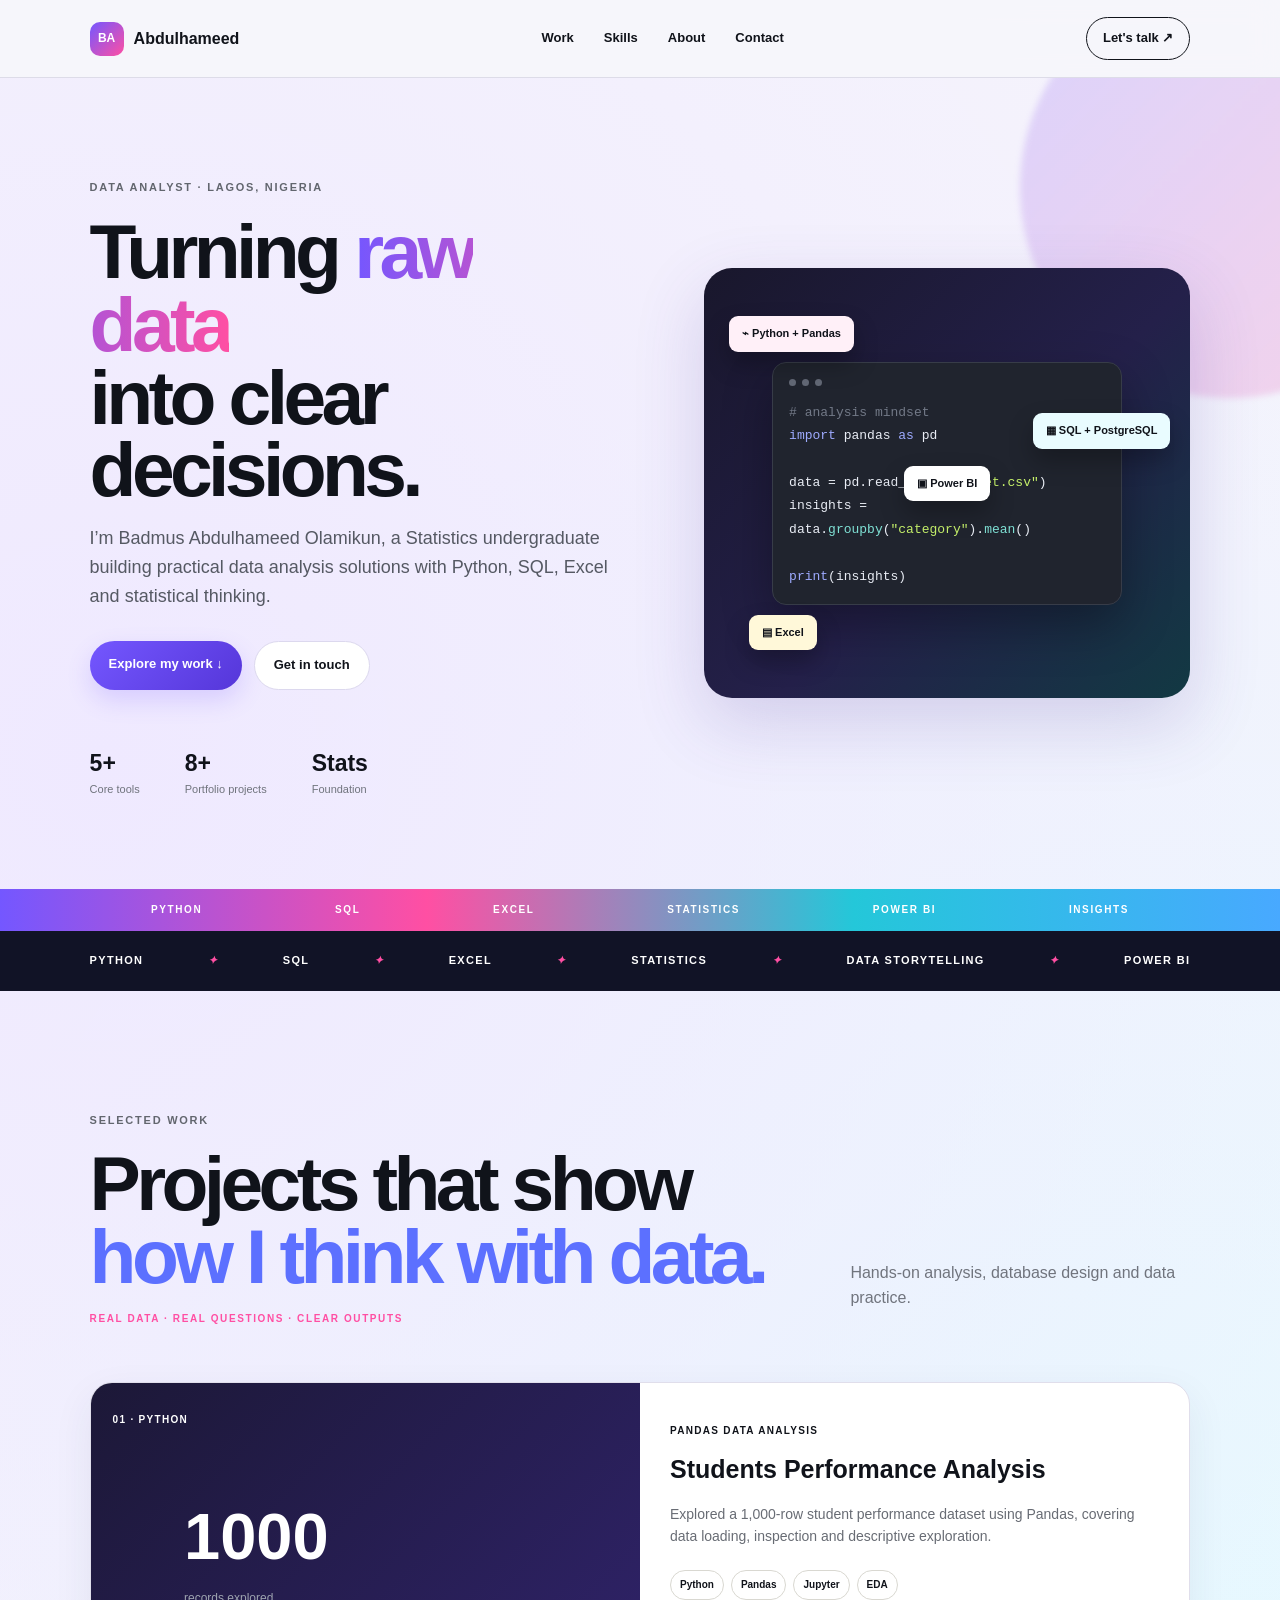
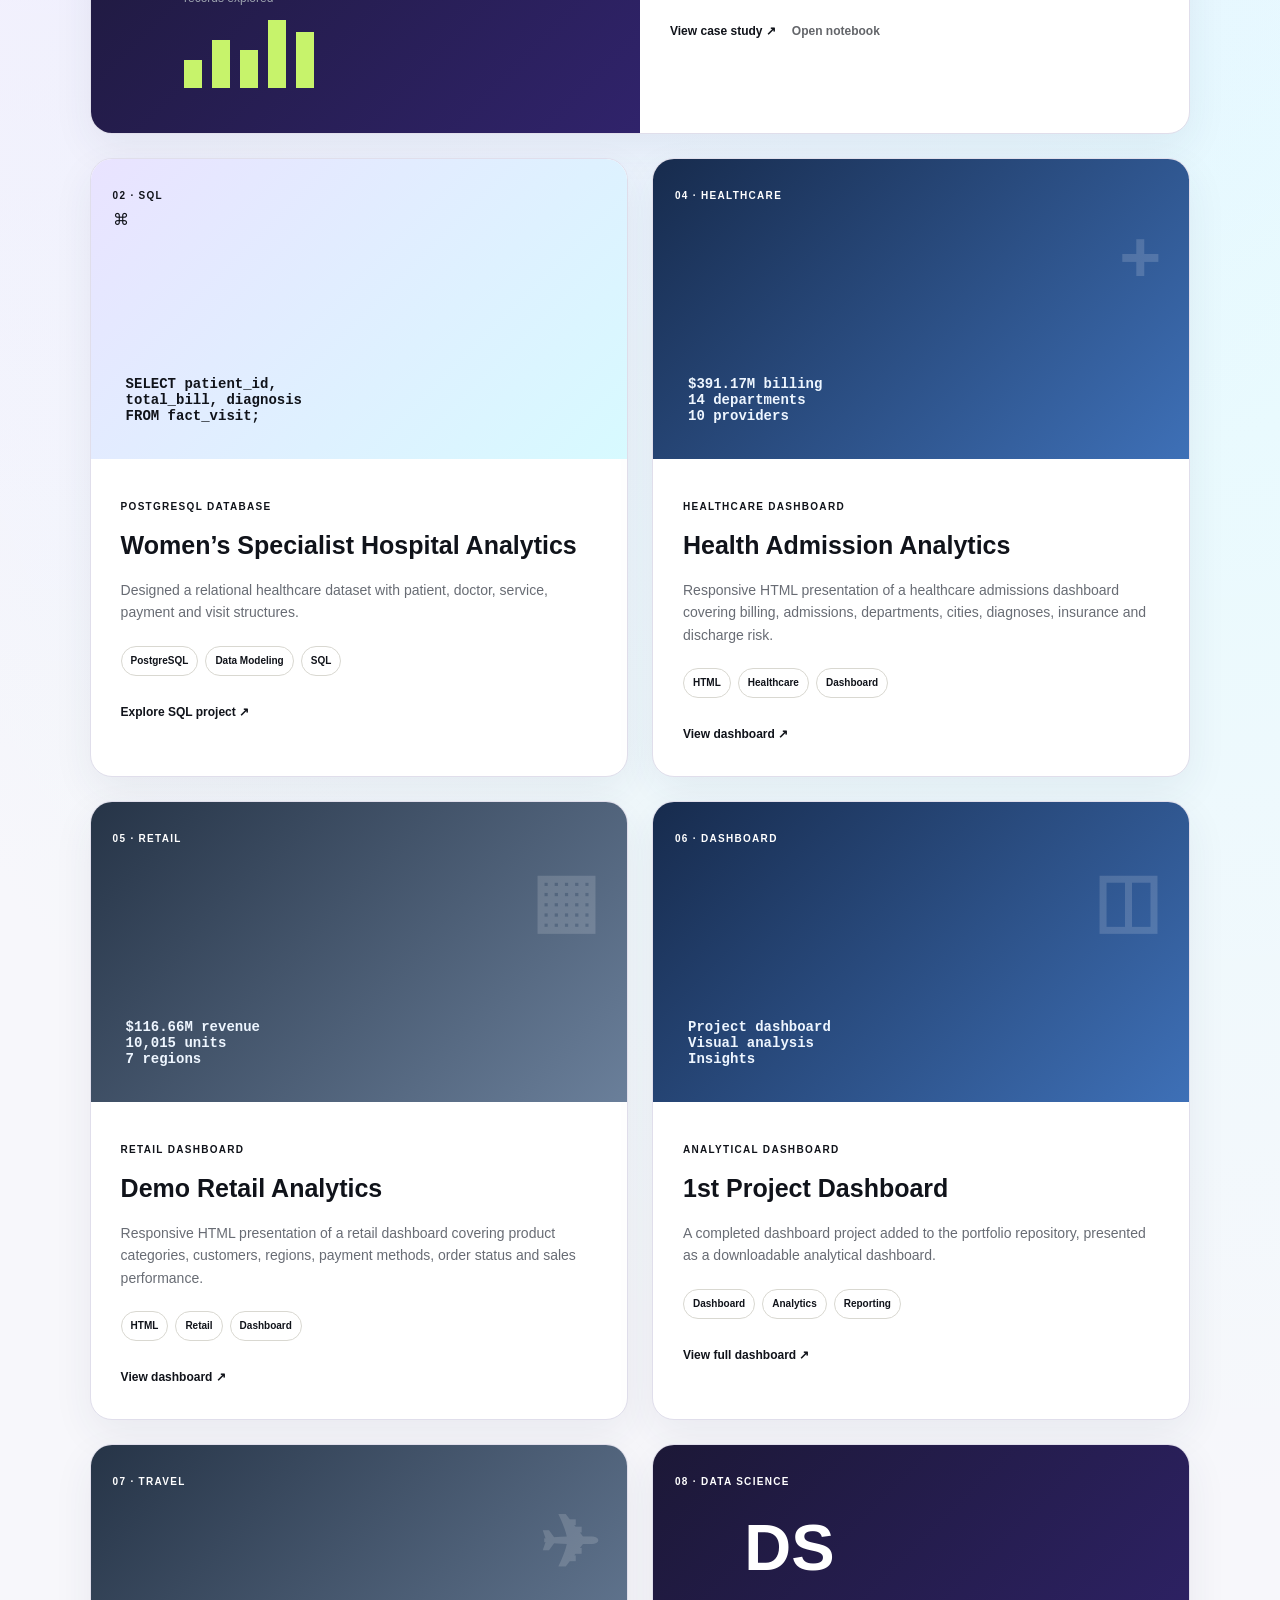
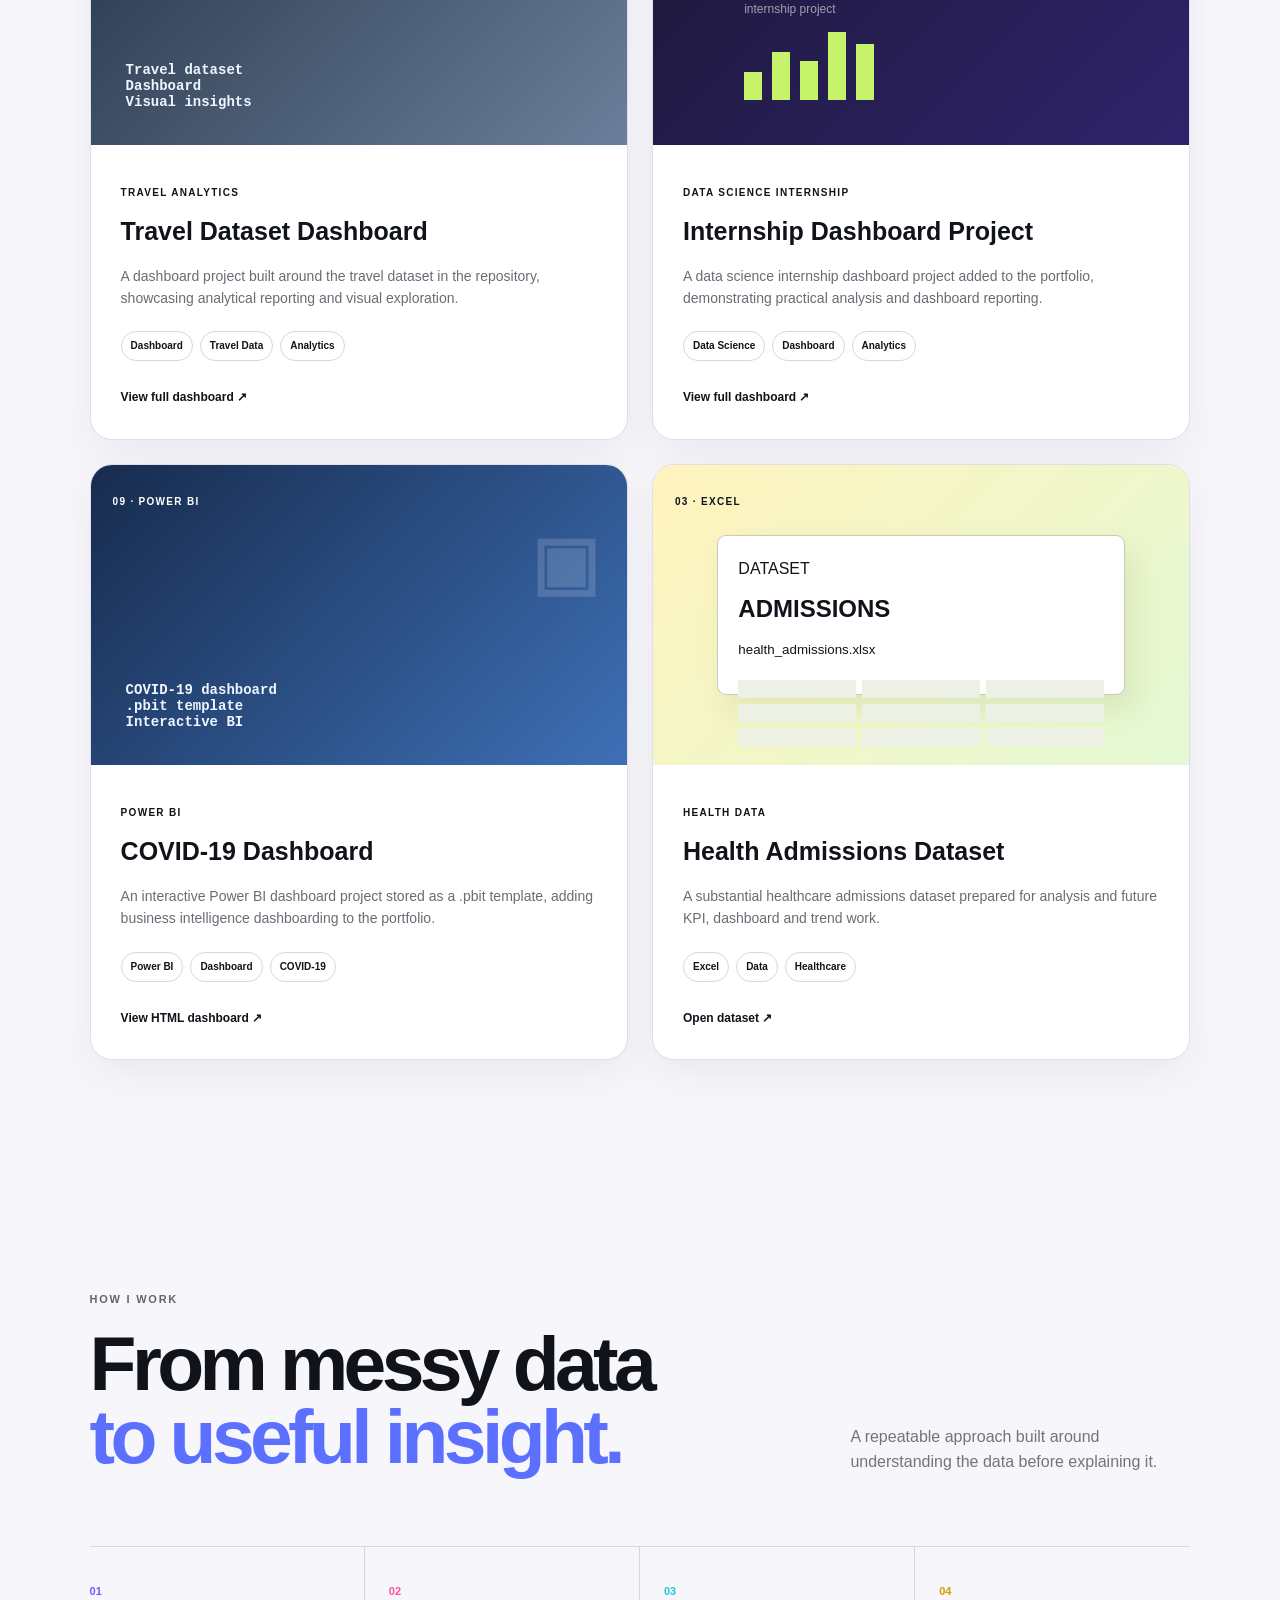
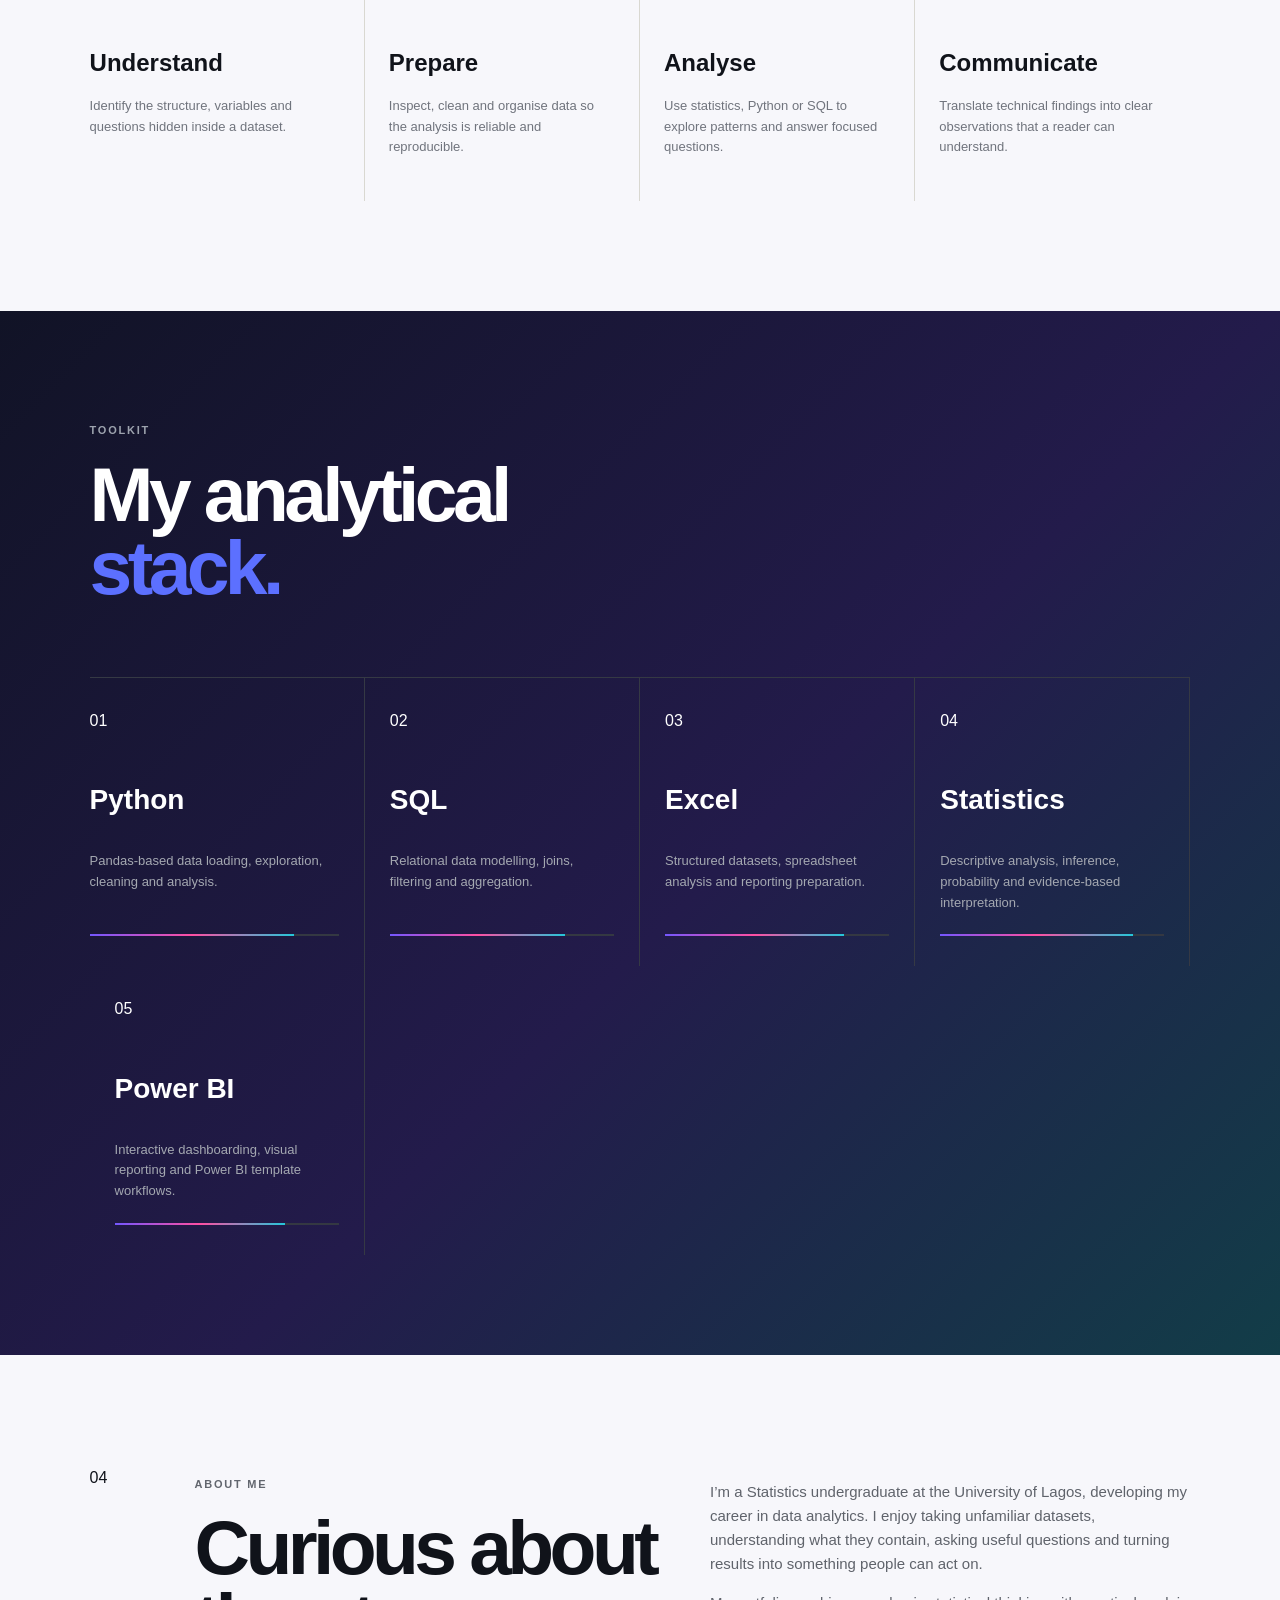
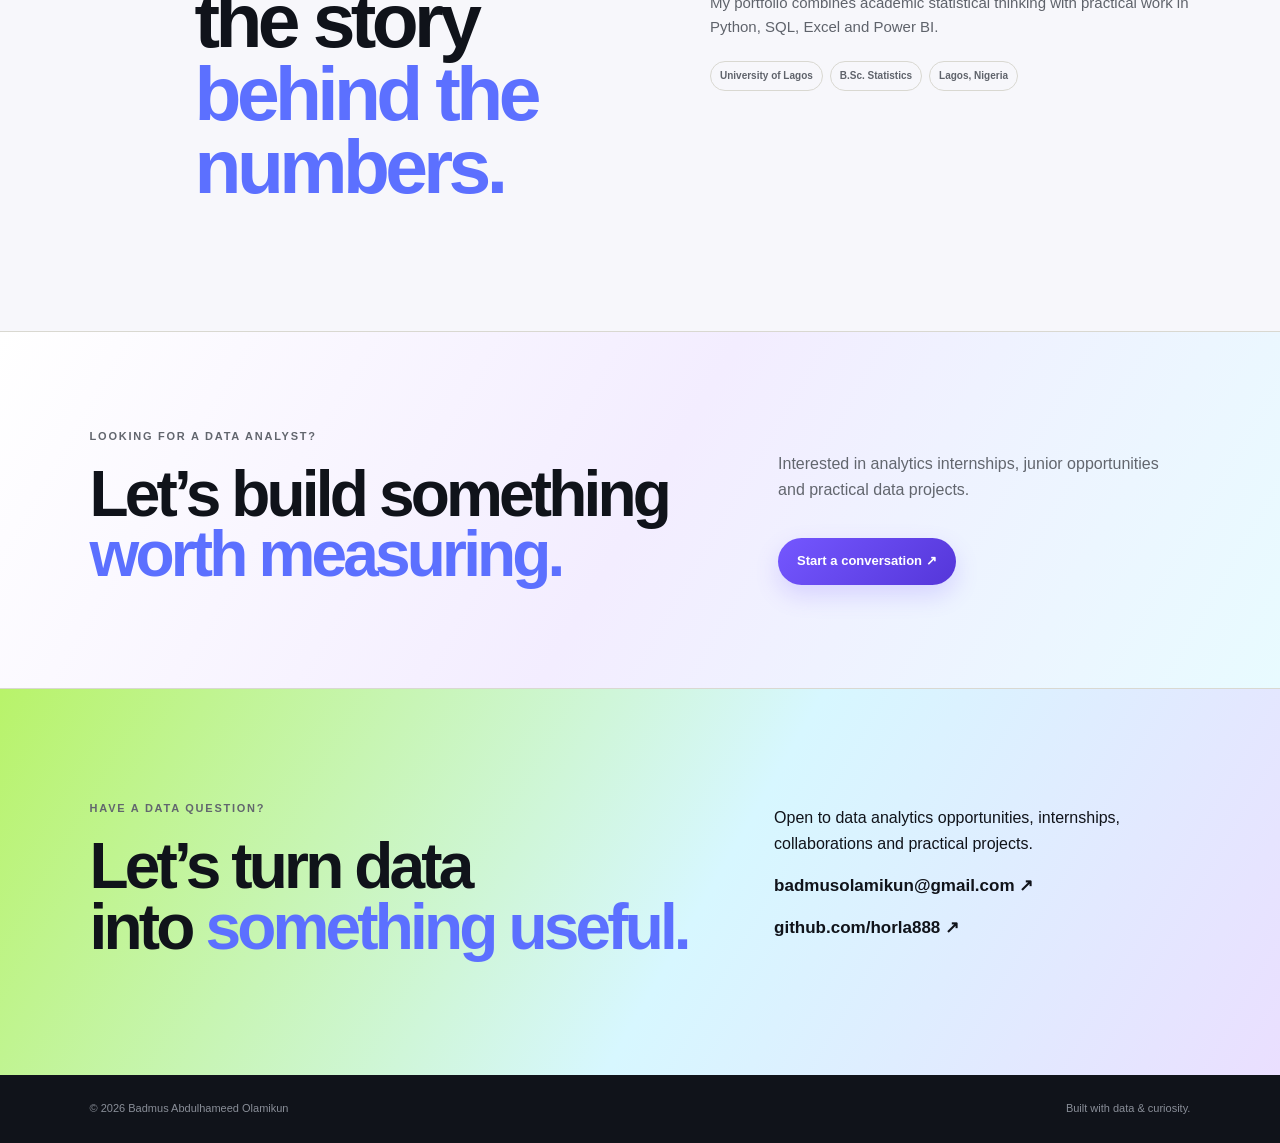
<file: index.html>
<!doctype html><html lang="en"><head><meta charset="utf-8"><meta name="viewport" content="width=device-width,initial-scale=1"><meta name="description" content="Badmus Abdulhameed Olamikun — Data Analyst portfolio."><title>Badmus Abdulhameed Olamikun | Data Analyst</title><link rel="stylesheet" href="styles.css"></head><body><header class="nav"><a class="brand" href="#top"><span>BA</span><strong>Abdulhameed</strong></a><nav><a href="#work">Work</a><a href="#skills">Skills</a><a href="#about">About</a><a href="#contact">Contact</a></nav><a class="nav-cta" href="mailto:badmusolamikun@gmail.com">Let's talk ↗</a></header><main id="top"><section class="hero"><div><p class="eyebrow">DATA ANALYST · LAGOS, NIGERIA</p><h1>Turning <em>raw data</em><br>into clear decisions.</h1><p class="lead">I’m Badmus Abdulhameed Olamikun, a Statistics undergraduate building practical data analysis solutions with Python, SQL, Excel and statistical thinking.</p><div class="actions"><a class="button primary" href="#work">Explore my work ↓</a><a class="button ghost" href="mailto:badmusolamikun@gmail.com">Get in touch</a></div><div class="quick-stats"><div><b>5+</b><span>Core tools</span></div><div><b>8+</b><span>Portfolio projects</span></div><div><b>Stats</b><span>Foundation</span></div></div></div><div class="hero-card"><div class="code-window"><div class="dots"><i></i><i></i><i></i></div><pre><span class="muted"># analysis mindset</span>
<span class="key">import</span> pandas <span class="key">as</span> pd

data = pd.read_csv(<span class="str">"dataset.csv"</span>)
insights = data.<span class="fn">groupby</span>(<span class="str">"category"</span>).<span class="fn">mean</span>()

<span class="key">print</span>(insights)</pre></div><div class="floating-chip chip-one">⌁ Python + Pandas</div><div class="floating-chip chip-two">▦ SQL + PostgreSQL</div><div class="floating-chip chip-three">▤ Excel</div><div class="floating-chip chip-four">▣ Power BI</div></div></section><div class="colour-ribbon"><span>PYTHON</span><span>SQL</span><span>EXCEL</span><span>STATISTICS</span><span>POWER BI</span><span>INSIGHTS</span></div><section class="marquee"><span>PYTHON</span><i>✦</i><span>SQL</span><i>✦</i><span>EXCEL</span><i>✦</i><span>STATISTICS</span><i>✦</i><span>DATA STORYTELLING</span><i>✦</i><span>POWER BI</span></section><section id="work" class="section"><div class="section-head"><div><p class="eyebrow">SELECTED WORK</p><h2>Projects that show<br><span>how I think with data.</span></h2><p class="section-kicker">REAL DATA · REAL QUESTIONS · CLEAR OUTPUTS</p></div><p class="section-note">Hands-on analysis, database design and data practice.</p></div><div class="projects"><article class="project project-featured"><div class="project-visual python"><span class="visual-label">01 · PYTHON</span><div class="mini-chart"><b>1000</b><span>records explored</span><div class="bars"><i></i><i></i><i></i><i></i><i></i></div></div></div><div class="project-body"><p class="tag">PANDAS DATA ANALYSIS</p><h3>Students Performance Analysis</h3><p>Explored a 1,000-row student performance dataset using Pandas, covering data loading, inspection and descriptive exploration.</p><div class="tech"><span>Python</span><span>Pandas</span><span>Jupyter</span><span>EDA</span></div><div class="project-links"><a class="project-link" href="students-performance-case-study.html">View case study ↗</a><a class="project-link secondary-link" href="BadmusAbdulhameed%20pandas%20data%20analysis%20assessment.ipynb">Open notebook</a></div></div></article><article class="project"><div class="project-visual sql"><span class="visual-label">02 · SQL</span><div class="db-icon">⌘</div><div class="sql-lines"><span>SELECT patient_id,</span><span>total_bill, diagnosis</span><span>FROM fact_visit;</span></div></div><div class="project-body"><p class="tag">POSTGRESQL DATABASE</p><h3>Women’s Specialist Hospital Analytics</h3><p>Designed a relational healthcare dataset with patient, doctor, service, payment and visit structures.</p><div class="tech"><span>PostgreSQL</span><span>Data Modeling</span><span>SQL</span></div><a class="project-link" href="HospitalDatabase_postgresql.sql">Explore SQL project ↗</a></div></article><article class="project"><div class="project-visual dashboard"><span class="visual-label">04 · HEALTHCARE</span><div class="db-icon">+</div><div class="sql-lines"><span>$391.17M billing</span><span>14 departments</span><span>10 providers</span></div></div><div class="project-body"><p class="tag">HEALTHCARE DASHBOARD</p><h3>Health Admission Analytics</h3><p>Responsive HTML presentation of a healthcare admissions dashboard covering billing, admissions, departments, cities, diagnoses, insurance and discharge risk.</p><div class="tech"><span>HTML</span><span>Healthcare</span><span>Dashboard</span></div><a class="project-link" href="health-admission-dashboard.html">View dashboard ↗</a></div></article><article class="project"><div class="project-visual dashboard retail"><span class="visual-label">05 · RETAIL</span><div class="db-icon">▦</div><div class="sql-lines"><span>$116.66M revenue</span><span>10,015 units</span><span>7 regions</span></div></div><div class="project-body"><p class="tag">RETAIL DASHBOARD</p><h3>Demo Retail Analytics</h3><p>Responsive HTML presentation of a retail dashboard covering product categories, customers, regions, payment methods, order status and sales performance.</p><div class="tech"><span>HTML</span><span>Retail</span><span>Dashboard</span></div><a class="project-link" href="retail-analytical-dashboard.html">View dashboard ↗</a></div></article><article class="project"><div class="project-visual dashboard"><span class="visual-label">06 · DASHBOARD</span><div class="db-icon">◫</div><div class="sql-lines"><span>Project dashboard</span><span>Visual analysis</span><span>Insights</span></div></div><div class="project-body"><p class="tag">ANALYTICAL DASHBOARD</p><h3>1st Project Dashboard</h3><p>A completed dashboard project added to the portfolio repository, presented as a downloadable analytical dashboard.</p><div class="tech"><span>Dashboard</span><span>Analytics</span><span>Reporting</span></div><a class="project-link" href="first-project-dashboard.html">View full dashboard ↗</a></div></article><article class="project"><div class="project-visual dashboard retail"><span class="visual-label">07 · TRAVEL</span><div class="db-icon">✈</div><div class="sql-lines"><span>Travel dataset</span><span>Dashboard</span><span>Visual insights</span></div></div><div class="project-body"><p class="tag">TRAVEL ANALYTICS</p><h3>Travel Dataset Dashboard</h3><p>A dashboard project built around the travel dataset in the repository, showcasing analytical reporting and visual exploration.</p><div class="tech"><span>Dashboard</span><span>Travel Data</span><span>Analytics</span></div><a class="project-link" href="travel-analytics-dashboard.html?v=20261026travel">View full dashboard ↗</a></div></article><article class="project"><div class="project-visual python"><span class="visual-label">08 · DATA SCIENCE</span><div class="mini-chart"><b>DS</b><span>internship project</span><div class="bars"><i></i><i></i><i></i><i></i><i></i></div></div></div><div class="project-body"><p class="tag">DATA SCIENCE INTERNSHIP</p><h3>Internship Dashboard Project</h3><p>A data science internship dashboard project added to the portfolio, demonstrating practical analysis and dashboard reporting.</p><div class="tech"><span>Data Science</span><span>Dashboard</span><span>Analytics</span></div><a class="project-link" href="internship-dashboard.html">View full dashboard ↗</a></div></article><article class="project"><div class="project-visual dashboard"><span class="visual-label">09 · POWER BI</span><div class="db-icon">▣</div><div class="sql-lines"><span>COVID-19 dashboard</span><span>.pbit template</span><span>Interactive BI</span></div></div><div class="project-body"><p class="tag">POWER BI</p><h3>COVID-19 Dashboard</h3><p>An interactive Power BI dashboard project stored as a .pbit template, adding business intelligence dashboarding to the portfolio.</p><div class="tech"><span>Power BI</span><span>Dashboard</span><span>COVID-19</span></div><a class="project-link" href="covid19-dashboard.html">View HTML dashboard ↗</a></div></article><article class="project"><div class="project-visual excel"><span class="visual-label">03 · EXCEL</span><div class="sheet"><span>DATASET</span><b>ADMISSIONS</b><small>health_admissions.xlsx</small><div class="sheet-grid"><i></i><i></i><i></i><i></i><i></i><i></i><i></i><i></i><i></i></div></div></div><div class="project-body"><p class="tag">HEALTH DATA</p><h3>Health Admissions Dataset</h3><p>A substantial healthcare admissions dataset prepared for analysis and future KPI, dashboard and trend work.</p><div class="tech"><span>Excel</span><span>Data</span><span>Healthcare</span></div><a class="project-link" href="health_admissions.xlsx">Open dataset ↗</a></div></article></div></section><section class="process section"><div class="section-head"><div><p class="eyebrow">HOW I WORK</p><h2>From messy data<br><span>to useful insight.</span></h2></div><p class="section-note">A repeatable approach built around understanding the data before explaining it.</p></div><div class="process-grid"><div><b>01</b><h3>Understand</h3><p>Identify the structure, variables and questions hidden inside a dataset.</p></div><div><b>02</b><h3>Prepare</h3><p>Inspect, clean and organise data so the analysis is reliable and reproducible.</p></div><div><b>03</b><h3>Analyse</h3><p>Use statistics, Python or SQL to explore patterns and answer focused questions.</p></div><div><b>04</b><h3>Communicate</h3><p>Translate technical findings into clear observations that a reader can understand.</p></div></div></section><section id="skills" class="skills-section"><div class="section-head"><div><p class="eyebrow">TOOLKIT</p><h2>My analytical<br><span>stack.</span></h2></div></div><div class="skill-grid"><div class="skill"><div class="skill-no">01</div><h3>Python</h3><p>Pandas-based data loading, exploration, cleaning and analysis.</p><div class="skill-bar"><span style="width:82%"></span></div></div><div class="skill"><div class="skill-no">02</div><h3>SQL</h3><p>Relational data modelling, joins, filtering and aggregation.</p><div class="skill-bar"><span style="width:78%"></span></div></div><div class="skill"><div class="skill-no">03</div><h3>Excel</h3><p>Structured datasets, spreadsheet analysis and reporting preparation.</p><div class="skill-bar"><span style="width:80%"></span></div></div><div class="skill"><div class="skill-no">04</div><h3>Statistics</h3><p>Descriptive analysis, inference, probability and evidence-based interpretation.</p><div class="skill-bar"><span style="width:86%"></span></div></div><div class="skill"><div class="skill-no">05</div><h3>Power BI</h3><p>Interactive dashboarding, visual reporting and Power BI template workflows.</p><div class="skill-bar"><span style="width:76%"></span></div></div></div></section><section id="about" class="about section"><div class="about-number">04</div><div><p class="eyebrow">ABOUT ME</p><h2>Curious about the story<br><span>behind the numbers.</span></h2></div><div class="about-copy"><p>I’m a Statistics undergraduate at the University of Lagos, developing my career in data analytics. I enjoy taking unfamiliar datasets, understanding what they contain, asking useful questions and turning results into something people can act on.</p><p>My portfolio combines academic statistical thinking with practical work in Python, SQL, Excel and Power BI.</p><div class="about-pills"><span>University of Lagos</span><span>B.Sc. Statistics</span><span>Lagos, Nigeria</span></div></div></section><section class="cta-strip"><div><p class="eyebrow">LOOKING FOR A DATA ANALYST?</p><h2>Let’s build something<br><span>worth measuring.</span></h2></div><div><p>Interested in analytics internships, junior opportunities and practical data projects.</p><a class="button primary" href="mailto:badmusolamikun@gmail.com">Start a conversation ↗</a></div></section><section id="contact" class="contact"><div><p class="eyebrow">HAVE A DATA QUESTION?</p><h2>Let’s turn data<br>into <em>something useful.</em></h2></div><div class="contact-right"><p>Open to data analytics opportunities, internships, collaborations and practical projects.</p><a class="email-link" href="mailto:badmusolamikun@gmail.com">badmusolamikun@gmail.com ↗</a><a class="github-link" href="https://github.com/horla888">github.com/horla888 ↗</a></div></section></main><footer><span>© 2026 Badmus Abdulhameed Olamikun</span><span>Built with data & curiosity.</span></footer><script src="script.js"></script></body></html>
</file>
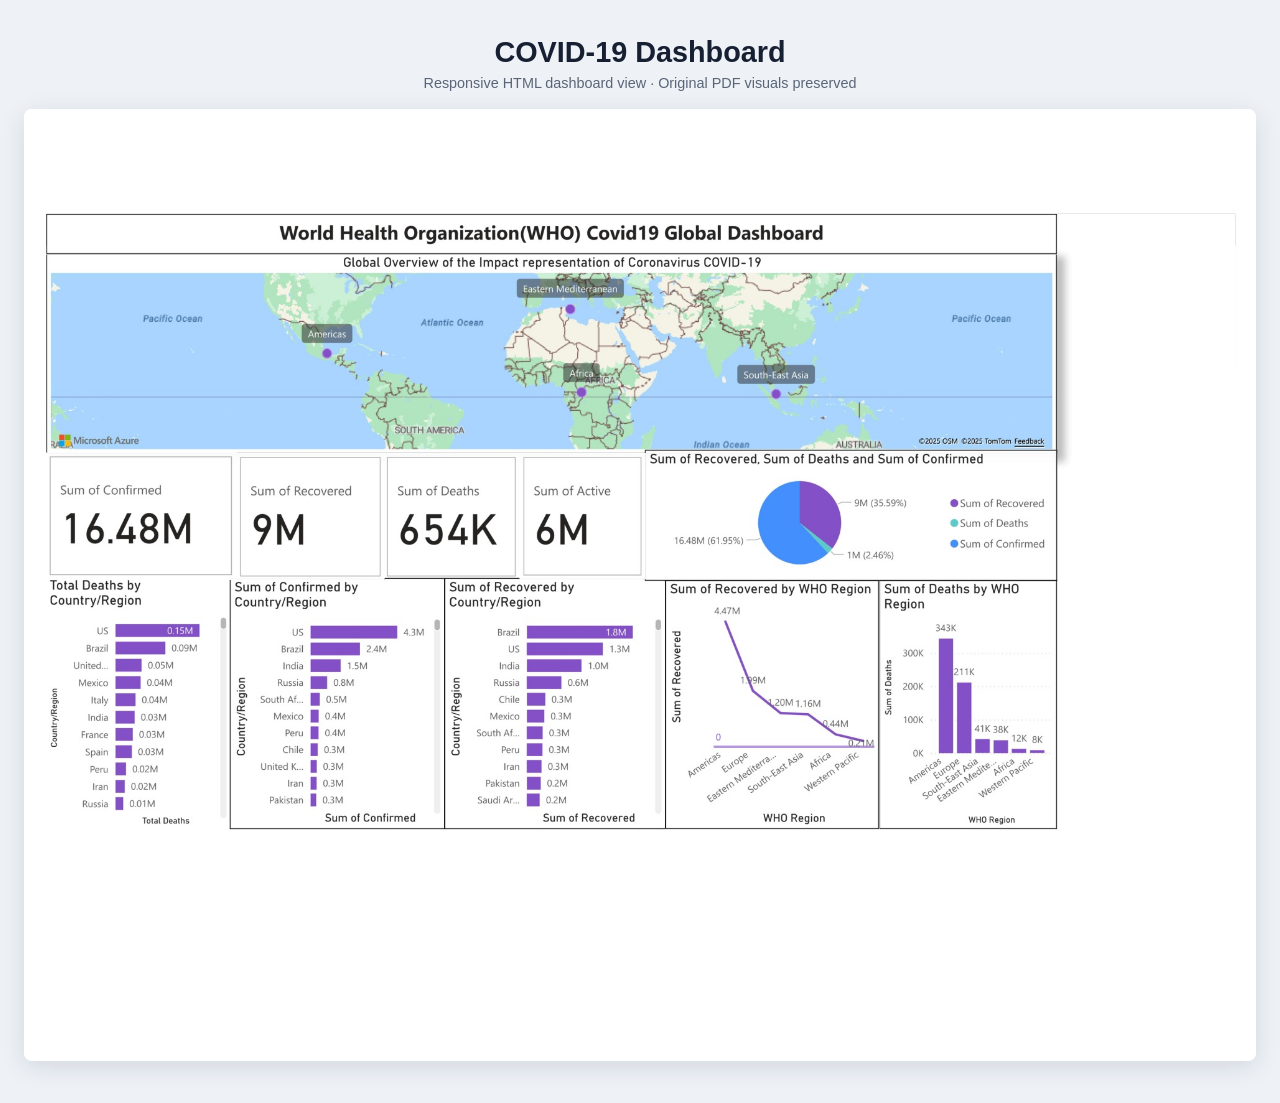
<file: covid19-dashboard.html>
<!doctype html>
<html lang="en">
<head>
<meta charset="utf-8">
<meta name="viewport" content="width=device-width, initial-scale=1">
<meta name="description" content="COVID-19 Dashboard dashboard">
<title>COVID-19 Dashboard</title>
<style>
*{box-sizing:border-box}
html,body{margin:0;padding:0;background:#eef2f7;color:#172033;font-family:Arial,Helvetica,sans-serif}
main{width:100%;max-width:1600px;margin:0 auto;padding:clamp(8px,2vw,24px)}
header{padding:12px 4px 18px;text-align:center}
h1{font-size:clamp(1.15rem,2.5vw,1.8rem);margin:0 0 6px}
p{font-size:.9rem;color:#5a6577;margin:0}
.page{margin:0 auto 18px;background:white;box-shadow:0 6px 24px rgba(20,32,50,.12);overflow:hidden;border-radius:8px}
img{display:block;width:100%;height:auto}
@media print{html,body{background:white}main{max-width:none;padding:0}header{display:none}.page{box-shadow:none;border-radius:0;margin:0;break-after:page}}
</style>
</head>
<body><main><header><h1>COVID-19 Dashboard</h1><p>Responsive HTML dashboard view · Original PDF visuals preserved</p></header><section class="page"><img src="[data-uri]" alt="COVID-19 Dashboard — page 1" width="1980" height="1530"></section></main></body>
</html>
</file>
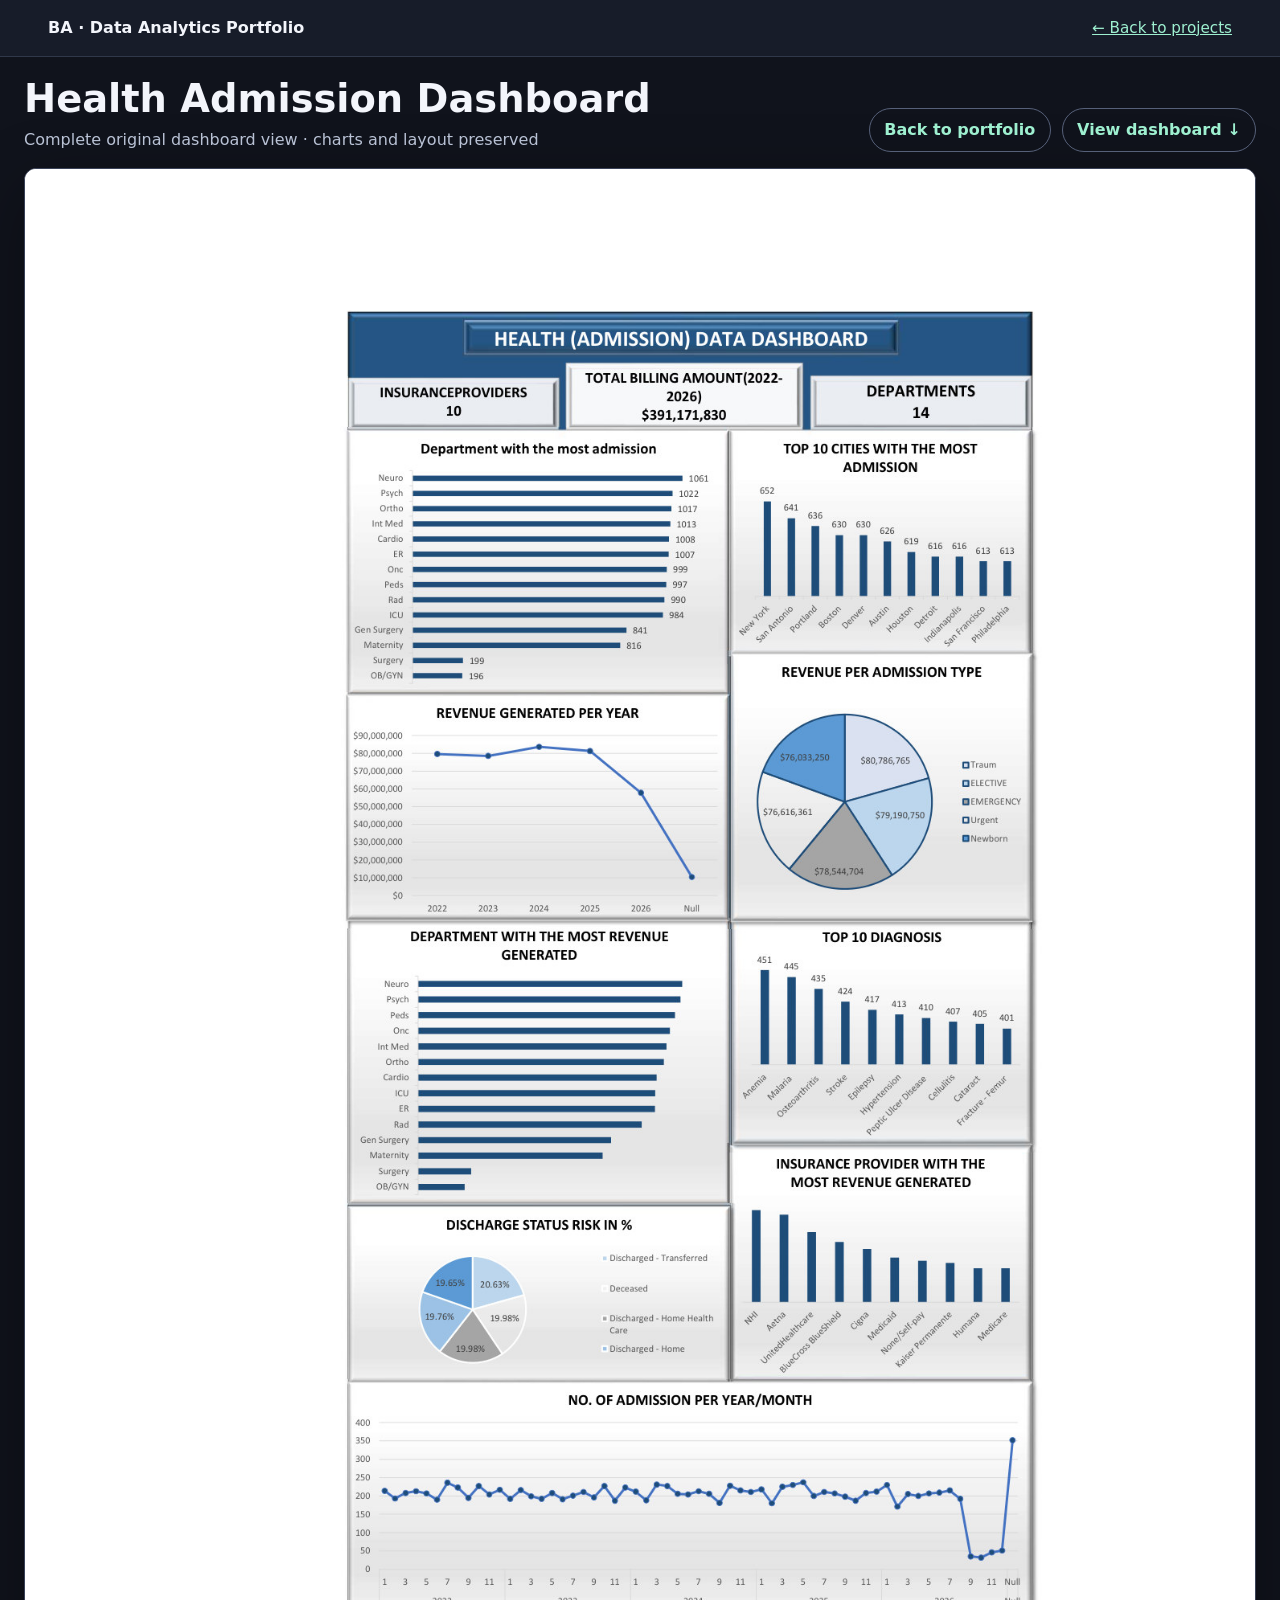
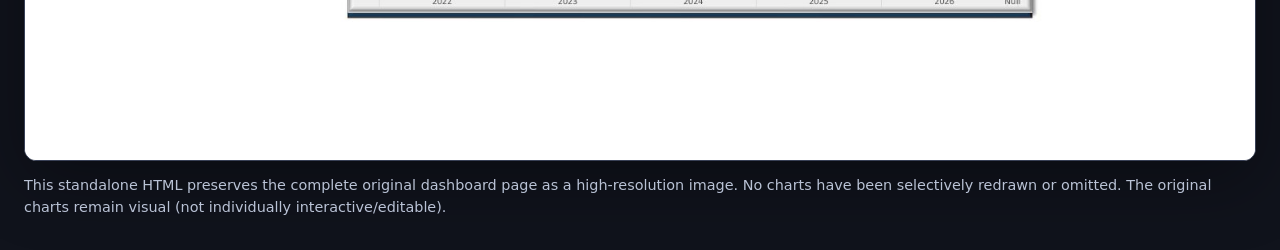
<file: health-admission-dashboard.html>
<!doctype html>
<html lang="en">
<head>
<meta charset="utf-8">
<meta name="viewport" content="width=device-width, initial-scale=1">
<meta name="description" content="Health Admission Dashboard — full-fidelity HTML view preserving the original dashboard page and charts.">
<title>Health Admission Dashboard | Data Analytics Portfolio</title>
<style>
:root{color-scheme:dark;--bg:#10131c;--panel:#1a2030;--text:#f3f5fb;--muted:#b9c2d5;--accent:#9ef0d0}
*{box-sizing:border-box}body{margin:0;background:var(--bg);color:var(--text);font:16px/1.5 system-ui,-apple-system,Segoe UI,Roboto,sans-serif}
header{display:flex;align-items:center;justify-content:space-between;gap:1rem;padding:1rem clamp(1rem,4vw,3rem);background:#171c29;border-bottom:1px solid #30384a}
a{color:var(--accent)}.brand{color:var(--text);font-weight:750;text-decoration:none}.back{font-size:.95rem}
main{padding:1.25rem clamp(.5rem,2vw,1.5rem) 2rem}.intro{display:flex;justify-content:space-between;align-items:end;gap:1rem;flex-wrap:wrap;max-width:1500px;margin:0 auto 1rem}
h1{font-size:clamp(1.5rem,3vw,2.4rem);line-height:1.15;margin:0 0 .4rem}.intro p{margin:0;color:var(--muted)}
.actions{display:flex;gap:.7rem;flex-wrap:wrap}.actions a{display:inline-block;border:1px solid #566079;border-radius:999px;padding:.55rem .9rem;text-decoration:none;font-weight:650}
figure{max-width:1500px;margin:0 auto;background:#fff;border:1px solid #394157;border-radius:12px;overflow:auto;box-shadow:0 20px 70px #0005}
img{display:block;width:100%;height:auto;max-width:100%;object-fit:contain}
.note{max-width:1500px;margin:.85rem auto 0;color:var(--muted);font-size:.9rem}
@media(max-width:650px){header{align-items:flex-start;flex-direction:column}.intro{align-items:flex-start}}
</style>
</head>
<body>
<header><a class="brand" href="index.html">BA · Data Analytics Portfolio</a><a class="back" href="index.html#work">← Back to projects</a></header>
<main>
<section class="intro"><div><h1>Health Admission Dashboard</h1><p>Complete original dashboard view · charts and layout preserved</p></div><div class="actions"><a href="index.html#work">Back to portfolio</a><a href="#full-dashboard">View dashboard ↓</a></div></section>
<figure id="full-dashboard"><img src="[data-uri]" alt="Health Admission Dashboard: full-page image rendered from the original PDF, preserving every chart, metric, label and visual on the page." loading="eager"></figure>
<p class="note">This standalone HTML preserves the complete original dashboard page as a high-resolution image. No charts have been selectively redrawn or omitted. The original charts remain visual (not individually interactive/editable).</p>
</main>
</body>
</html>
</file>
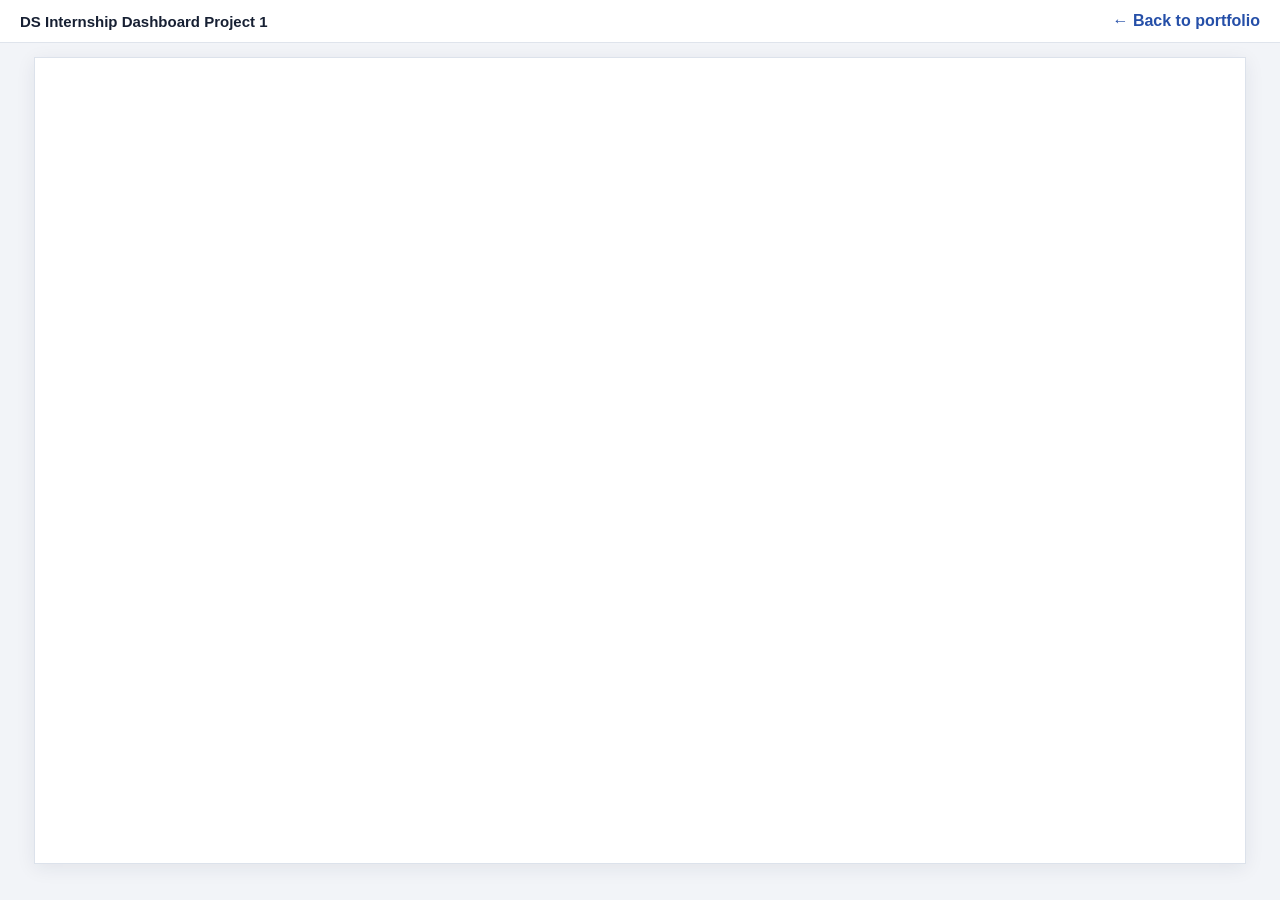
<file: internship-dashboard.html>
<!doctype html>
<html lang="en">
<head>
<meta charset="utf-8">
<meta name="viewport" content="width=device-width,initial-scale=1">
<meta name="description" content="Original DS Internship Product Analysis Dashboard, preserved exactly from the supplied PDF.">
<title>DS Internship Dashboard Project 1 | Badmus Abdulhameed Olamikun</title>
<style>
*{box-sizing:border-box}html,body{margin:0;min-height:100%;font-family:Arial,Helvetica,sans-serif;background:#f2f4f8;color:#172033}
header{display:flex;align-items:center;justify-content:space-between;gap:12px;flex-wrap:wrap;padding:12px 20px;background:#fff;border-bottom:1px solid #dfe4ec}
header a{color:#254fa8;text-decoration:none;font-weight:600}header strong{font-size:15px}
main{max-width:1240px;margin:0 auto;padding:14px}
.viewer{background:#fff;border:1px solid #dce2eb;box-shadow:0 4px 18px rgba(25,40,70,.08);overflow:hidden}
iframe{display:block;width:100%;height:calc(100vh - 95px);min-height:680px;border:0;background:#fff}
@media(max-width:600px){header{padding:12px}main{padding:6px}.viewer{border:0}iframe{height:calc(100vh - 78px);min-height:560px}}
</style>
</head>
<body>
<header><strong>DS Internship Dashboard Project 1</strong><a href="index.html#work">← Back to portfolio</a></header>
<main><div class="viewer">
<iframe title="Original Product Analysis Dashboard PDF, preserved in its original layout" src="DS-internship%20dashboard%20project1.pdf#toolbar=1&navpanes=0&view=FitH">
<p>Your browser cannot display the original dashboard. <a href="DS-internship%20dashboard%20project1.pdf">Open the original PDF</a>.</p>
</iframe>
</div></main>
</body>
</html>
</file>
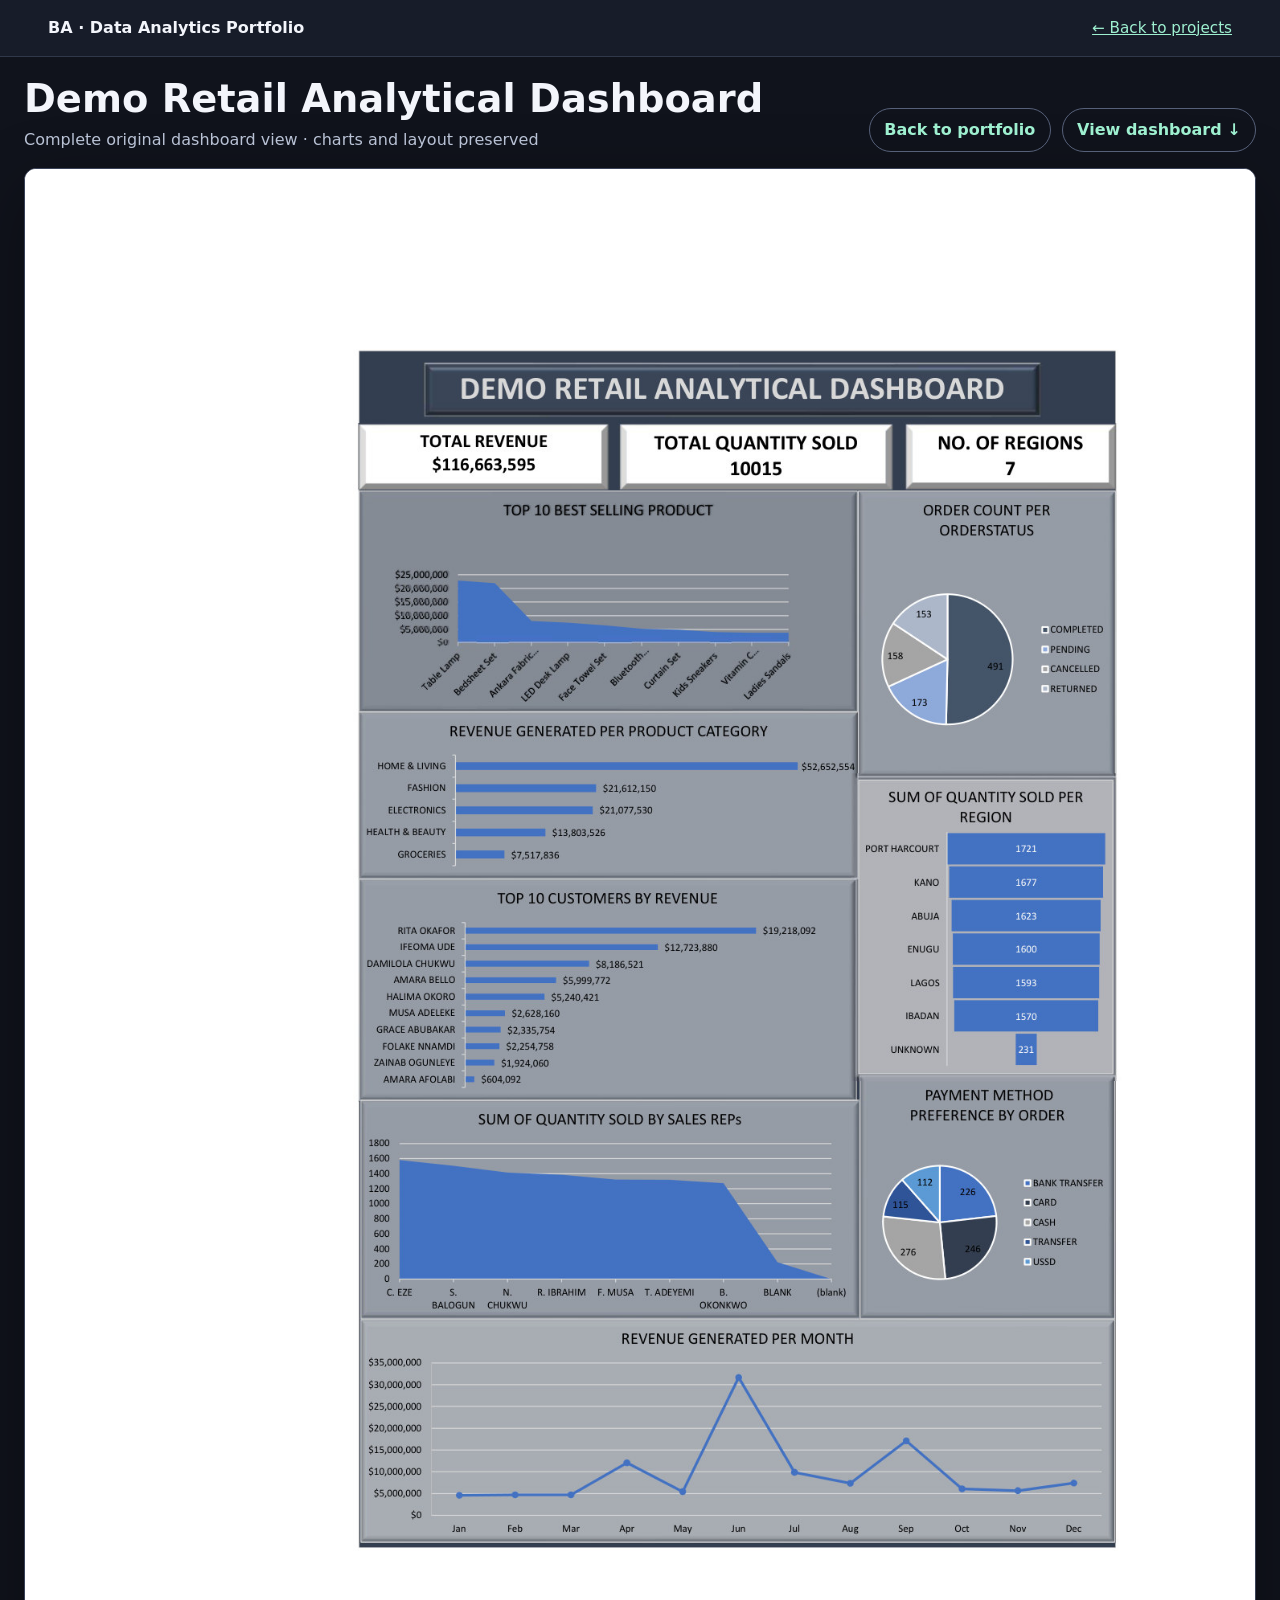
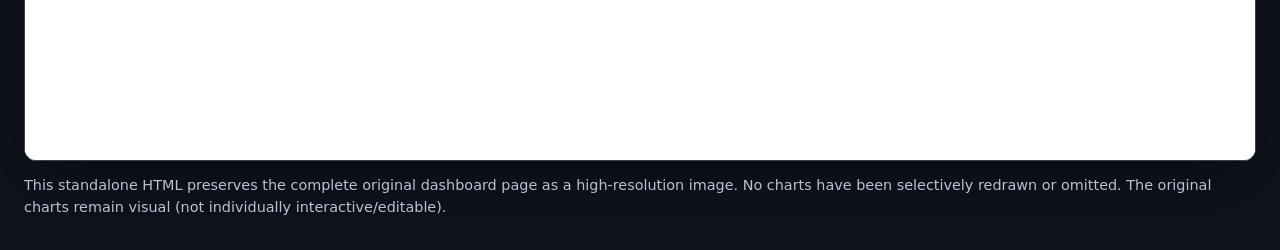
<file: retail-analytical-dashboard.html>
<!doctype html>
<html lang="en">
<head>
<meta charset="utf-8">
<meta name="viewport" content="width=device-width, initial-scale=1">
<meta name="description" content="Demo Retail Analytical Dashboard — full-fidelity HTML view preserving the original dashboard page and charts.">
<title>Demo Retail Analytical Dashboard | Data Analytics Portfolio</title>
<style>
:root{color-scheme:dark;--bg:#10131c;--panel:#1a2030;--text:#f3f5fb;--muted:#b9c2d5;--accent:#9ef0d0}
*{box-sizing:border-box}body{margin:0;background:var(--bg);color:var(--text);font:16px/1.5 system-ui,-apple-system,Segoe UI,Roboto,sans-serif}
header{display:flex;align-items:center;justify-content:space-between;gap:1rem;padding:1rem clamp(1rem,4vw,3rem);background:#171c29;border-bottom:1px solid #30384a}
a{color:var(--accent)}.brand{color:var(--text);font-weight:750;text-decoration:none}.back{font-size:.95rem}
main{padding:1.25rem clamp(.5rem,2vw,1.5rem) 2rem}.intro{display:flex;justify-content:space-between;align-items:end;gap:1rem;flex-wrap:wrap;max-width:1500px;margin:0 auto 1rem}
h1{font-size:clamp(1.5rem,3vw,2.4rem);line-height:1.15;margin:0 0 .4rem}.intro p{margin:0;color:var(--muted)}
.actions{display:flex;gap:.7rem;flex-wrap:wrap}.actions a{display:inline-block;border:1px solid #566079;border-radius:999px;padding:.55rem .9rem;text-decoration:none;font-weight:650}
figure{max-width:1500px;margin:0 auto;background:#fff;border:1px solid #394157;border-radius:12px;overflow:auto;box-shadow:0 20px 70px #0005}
img{display:block;width:100%;height:auto;max-width:100%;object-fit:contain}
.note{max-width:1500px;margin:.85rem auto 0;color:var(--muted);font-size:.9rem}
@media(max-width:650px){header{align-items:flex-start;flex-direction:column}.intro{align-items:flex-start}}
</style>
</head>
<body>
<header><a class="brand" href="index.html">BA · Data Analytics Portfolio</a><a class="back" href="index.html#work">← Back to projects</a></header>
<main>
<section class="intro"><div><h1>Demo Retail Analytical Dashboard</h1><p>Complete original dashboard view · charts and layout preserved</p></div><div class="actions"><a href="index.html#work">Back to portfolio</a><a href="#full-dashboard">View dashboard ↓</a></div></section>
<figure id="full-dashboard"><img src="[data-uri]" alt="Demo Retail Analytical Dashboard: full-page image rendered from the original PDF, preserving every chart, metric, label and visual on the page." loading="eager"></figure>
<p class="note">This standalone HTML preserves the complete original dashboard page as a high-resolution image. No charts have been selectively redrawn or omitted. The original charts remain visual (not individually interactive/editable).</p>
</main>
</body>
</html>
</file>
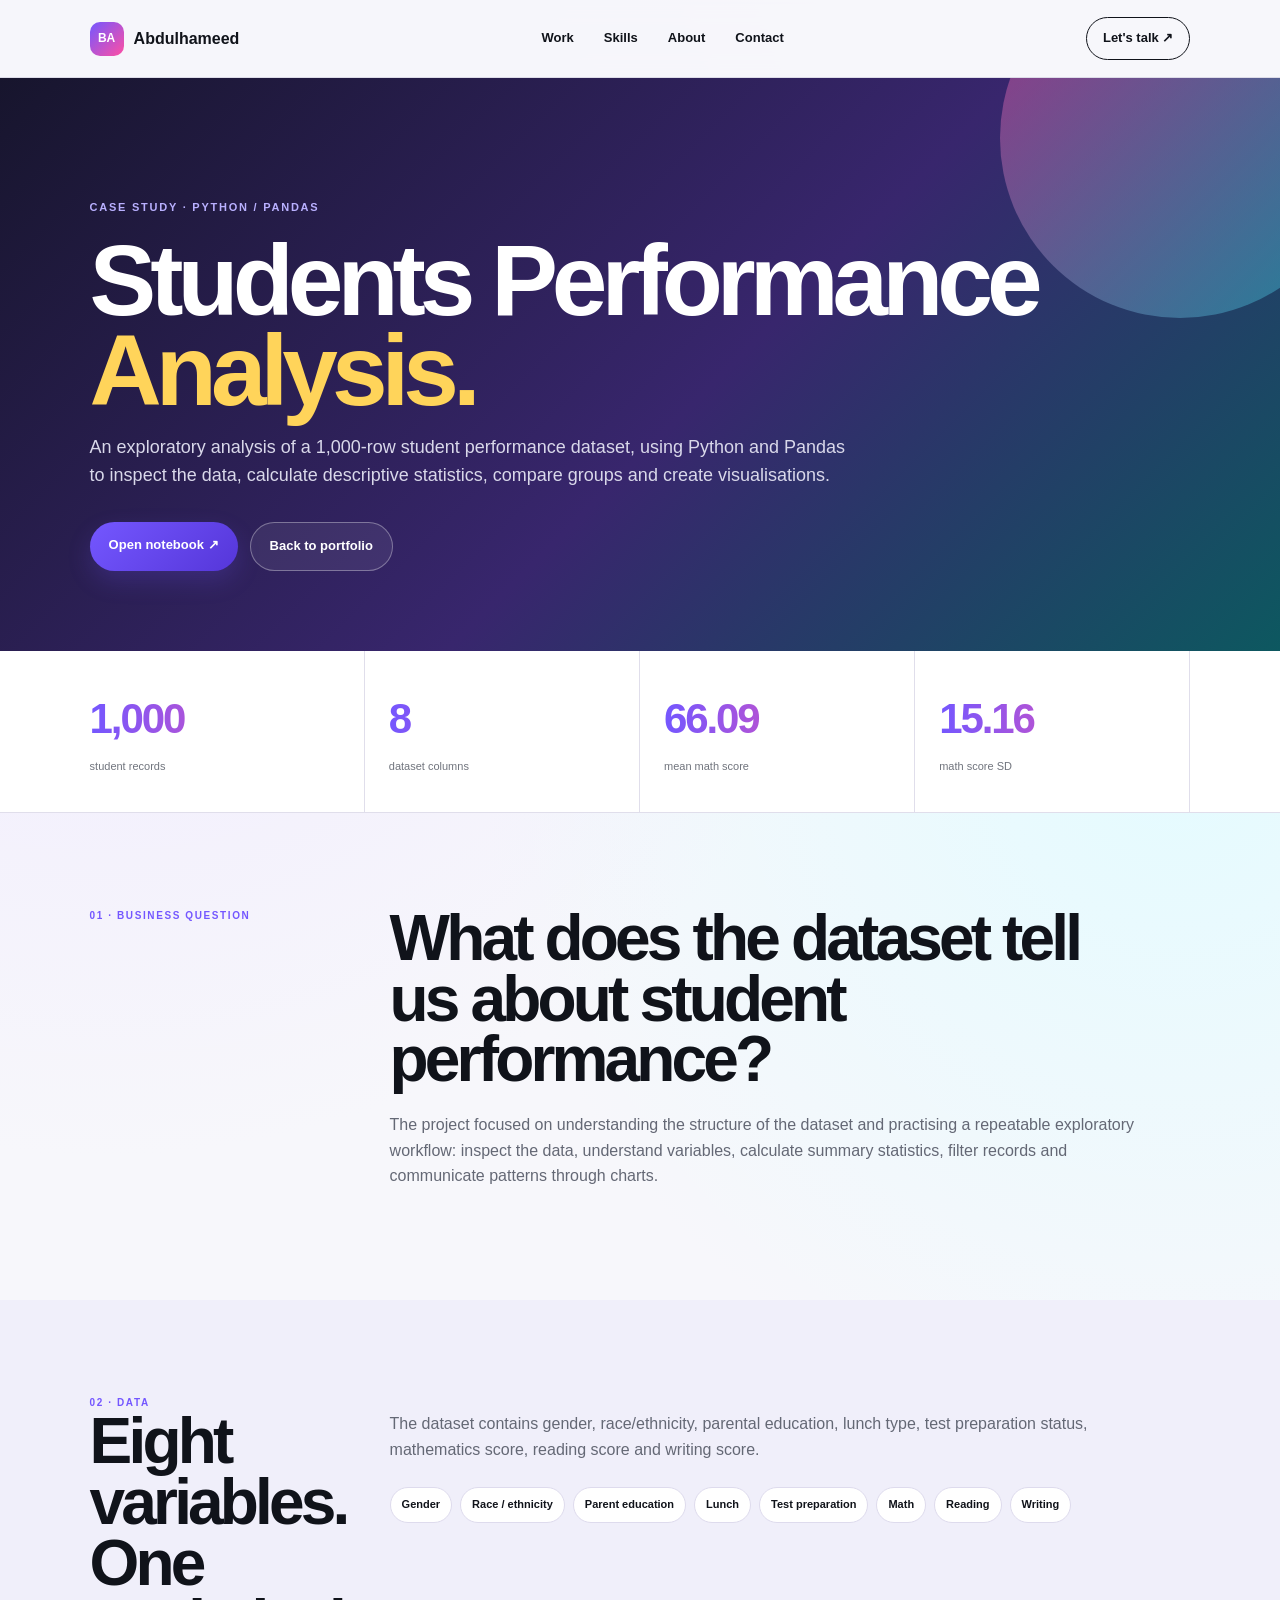
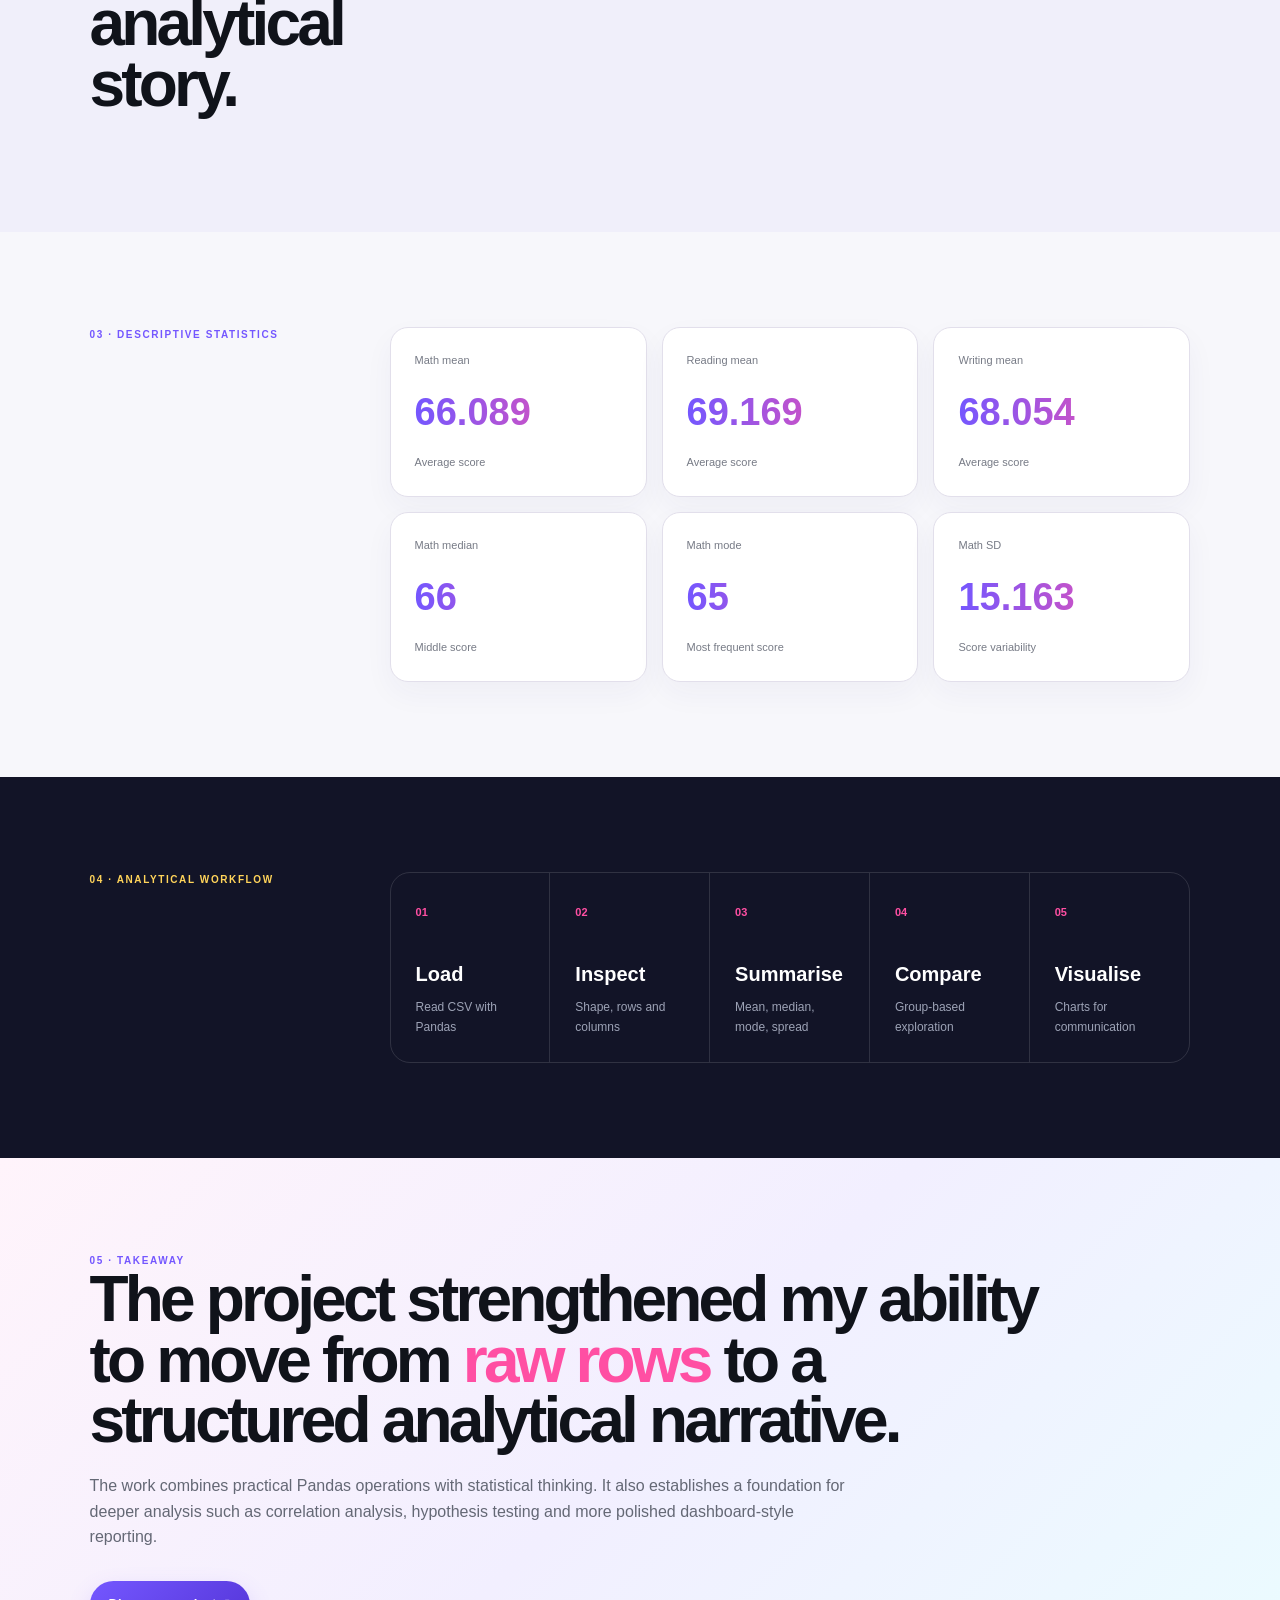
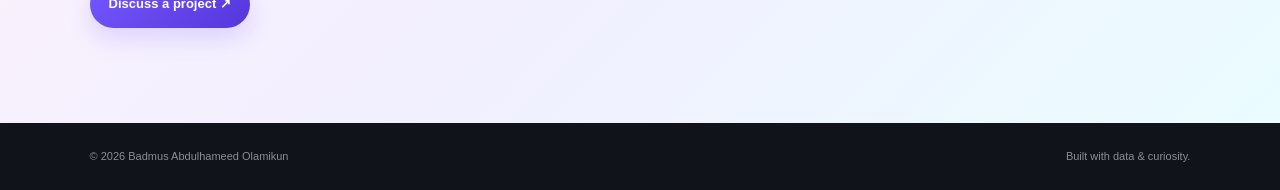
<file: students-performance-case-study.html>
<!doctype html>
<html lang="en">
<head>
<meta charset="utf-8">
<meta name="viewport" content="width=device-width,initial-scale=1">
<meta name="description" content="Students Performance Analysis case study by Badmus Abdulhameed Olamikun.">
<title>Students Performance Analysis | Badmus Abdulhameed Olamikun</title>
<link rel="stylesheet" href="styles.css">
</head>
<body class="case-page">
<header class="nav">
<a class="brand" href="index.html"><span>BA</span><strong>Abdulhameed</strong></a>
<nav><a href="index.html#work">Work</a><a href="index.html#skills">Skills</a><a href="index.html#about">About</a><a href="index.html#contact">Contact</a></nav>
<a class="nav-cta" href="mailto:badmusolamikun@gmail.com">Let's talk ↗</a>
</header>
<main>
<section class="case-hero">
<p class="eyebrow">CASE STUDY · PYTHON / PANDAS</p>
<h1>Students Performance<br><span>Analysis.</span></h1>
<p class="case-lead">An exploratory analysis of a 1,000-row student performance dataset, using Python and Pandas to inspect the data, calculate descriptive statistics, compare groups and create visualisations.</p>
<div class="case-actions"><a class="button primary" href="BadmusAbdulhameed%20pandas%20data%20analysis%20assessment.ipynb">Open notebook ↗</a><a class="button ghost" href="index.html#work">Back to portfolio</a></div>
</section>
<section class="case-metrics">
<div><b>1,000</b><span>student records</span></div>
<div><b>8</b><span>dataset columns</span></div>
<div><b>66.09</b><span>mean math score</span></div>
<div><b>15.16</b><span>math score SD</span></div>
</section>
<section class="case-section">
<div class="case-label">01 · BUSINESS QUESTION</div>
<div class="case-copy"><h2>What does the dataset tell us about student performance?</h2><p>The project focused on understanding the structure of the dataset and practising a repeatable exploratory workflow: inspect the data, understand variables, calculate summary statistics, filter records and communicate patterns through charts.</p></div>
</section>
<section class="case-section split">
<div><div class="case-label">02 · DATA</div><h2>Eight variables.<br>One analytical story.</h2></div>
<div class="case-copy"><p>The dataset contains gender, race/ethnicity, parental education, lunch type, test preparation status, mathematics score, reading score and writing score.</p><div class="tag-cloud"><span>Gender</span><span>Race / ethnicity</span><span>Parent education</span><span>Lunch</span><span>Test preparation</span><span>Math</span><span>Reading</span><span>Writing</span></div></div>
</section>
<section class="case-section">
<div class="case-label">03 · DESCRIPTIVE STATISTICS</div>
<div class="stat-cards">
<article><span>Math mean</span><strong>66.089</strong><small>Average score</small></article>
<article><span>Reading mean</span><strong>69.169</strong><small>Average score</small></article>
<article><span>Writing mean</span><strong>68.054</strong><small>Average score</small></article>
<article><span>Math median</span><strong>66</strong><small>Middle score</small></article>
<article><span>Math mode</span><strong>65</strong><small>Most frequent score</small></article>
<article><span>Math SD</span><strong>15.163</strong><small>Score variability</small></article>
</div>
</section>
<section class="case-section visual-case">
<div class="case-label">04 · ANALYTICAL WORKFLOW</div>
<div class="workflow-card"><div><b>01</b><strong>Load</strong><span>Read CSV with Pandas</span></div><div><b>02</b><strong>Inspect</strong><span>Shape, rows and columns</span></div><div><b>03</b><strong>Summarise</strong><span>Mean, median, mode, spread</span></div><div><b>04</b><strong>Compare</strong><span>Group-based exploration</span></div><div><b>05</b><strong>Visualise</strong><span>Charts for communication</span></div></div>
</section>
<section class="case-section conclusion">
<div class="case-label">05 · TAKEAWAY</div>
<h2>The project strengthened my ability to move from <span>raw rows</span> to a structured analytical narrative.</h2>
<p>The work combines practical Pandas operations with statistical thinking. It also establishes a foundation for deeper analysis such as correlation analysis, hypothesis testing and more polished dashboard-style reporting.</p>
<a class="button primary" href="index.html#contact">Discuss a project ↗</a>
</section>
</main>
<footer><span>© 2026 Badmus Abdulhameed Olamikun</span><span>Built with data & curiosity.</span></footer>
<script src="script.js"></script>
</body>
</html>
</file>
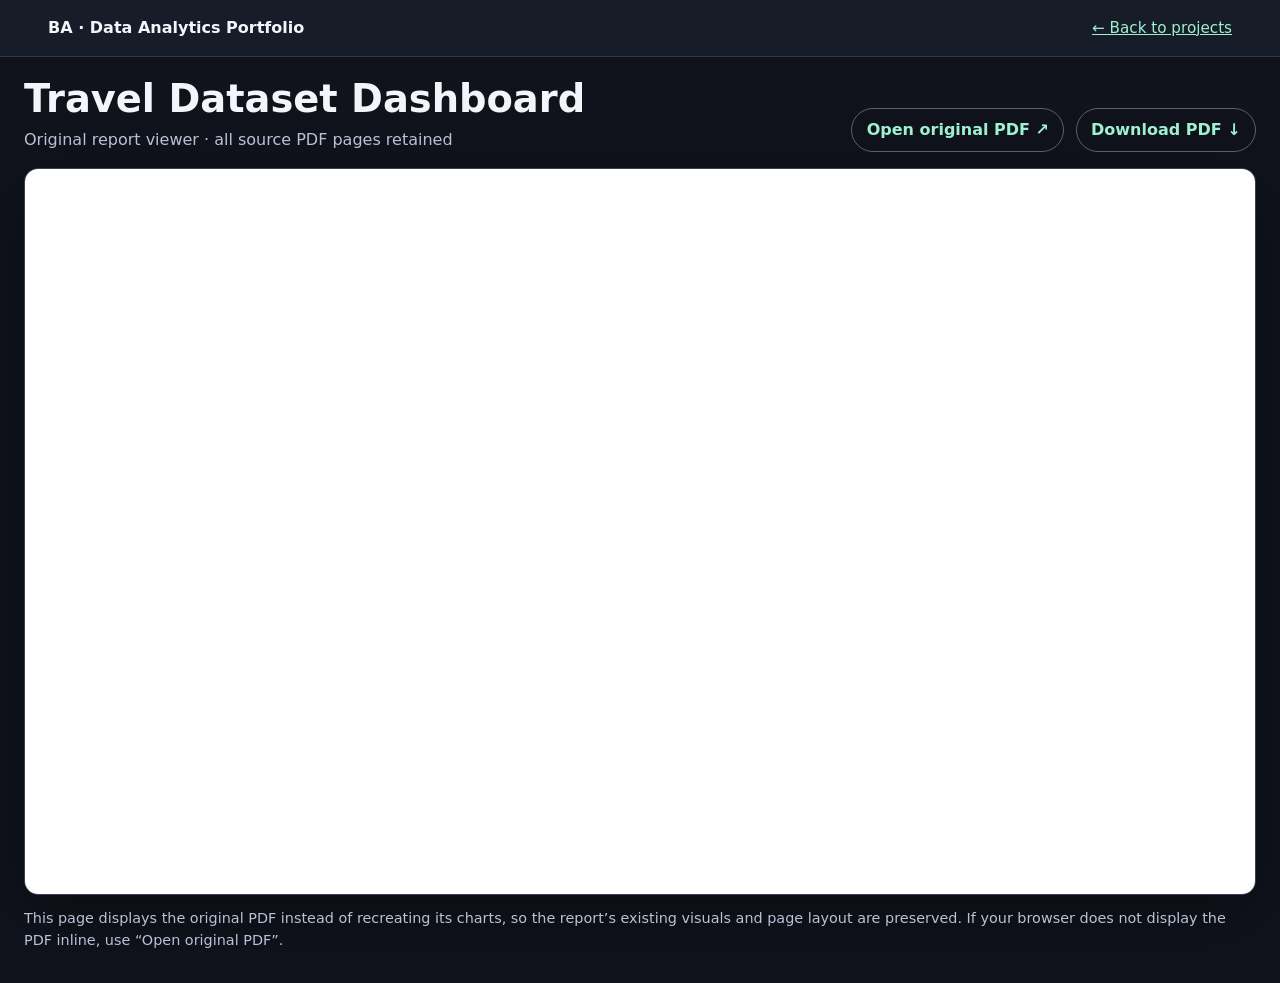
<file: travel-dataset-dashboard.html>
<!doctype html>
<html lang="en">
<head>
<meta charset="utf-8">
<meta name="viewport" content="width=device-width,initial-scale=1">
<meta name="description" content="Original travel dashboard displayed in full, preserving all pages and charts from the PDF.">
<title>Travel Dataset Dashboard | Badmus Abdulhameed Olamikun</title>
<style>
:root{color-scheme:dark;--bg:#10131c;--panel:#1a2030;--text:#f3f5fb;--muted:#b9c2d5;--accent:#9ef0d0}
*{box-sizing:border-box}body{margin:0;background:var(--bg);color:var(--text);font:16px/1.5 system-ui,-apple-system,Segoe UI,Roboto,sans-serif}
header{display:flex;align-items:center;justify-content:space-between;gap:1rem;padding:1rem clamp(1rem,4vw,3rem);background:#171c29;border-bottom:1px solid #30384a}
a{color:var(--accent)}.brand{color:var(--text);font-weight:750;text-decoration:none}.back{font-size:.95rem}
main{padding:1.25rem clamp(.5rem,2vw,1.5rem) 2rem}.intro{display:flex;justify-content:space-between;align-items:end;gap:1rem;flex-wrap:wrap;max-width:1600px;margin:0 auto 1rem}
h1{font-size:clamp(1.5rem,3vw,2.4rem);line-height:1.15;margin:0 0 .4rem}.intro p{margin:0;color:var(--muted)}.actions{display:flex;gap:.7rem;flex-wrap:wrap}
.actions a{display:inline-block;border:1px solid #566079;border-radius:999px;padding:.55rem .9rem;text-decoration:none;font-weight:650}
.viewer{max-width:1600px;margin:auto;border:1px solid #394157;border-radius:14px;overflow:hidden;background:#252b38;box-shadow:0 20px 70px #0005}
iframe{display:block;width:100%;height:calc(100vh - 175px);min-height:620px;border:0;background:white}
.note{max-width:1600px;margin:.85rem auto 0;color:var(--muted);font-size:.9rem}
@media(max-width:650px){header{align-items:flex-start;flex-direction:column}.intro{align-items:flex-start}iframe{height:78vh;min-height:520px}}
</style>
</head>
<body>
<header><a class="brand" href="index.html">BA · Data Analytics Portfolio</a><a class="back" href="index.html#work">← Back to projects</a></header>
<main>
<section class="intro"><div><h1>Travel Dataset Dashboard</h1><p>Original report viewer · all source PDF pages retained</p></div><div class="actions"><a href="DASHBOARD%20FOR%20TRAVEL_DATASET.pdf" target="_blank" rel="noopener">Open original PDF ↗</a><a href="DASHBOARD%20FOR%20TRAVEL_DATASET.pdf" download>Download PDF ↓</a></div></section>
<div class="viewer"><iframe src="DASHBOARD%20FOR%20TRAVEL_DATASET.pdf#view=FitH" title="Travel Dataset Dashboard — original PDF dashboard" loading="eager"></iframe></div>
<p class="note">This page displays the original PDF instead of recreating its charts, so the report’s existing visuals and page layout are preserved. If your browser does not display the PDF inline, use “Open original PDF”.</p>
</main>
</body>
</html>
</file>
<file: styles.css>
body{margin:0;background:#f5f4ef;color:#10131a;font-family:Arial,sans-serif;line-height:1.6}*{box-sizing:border-box}html{scroll-behavior:smooth}.nav{height:78px;display:flex;align-items:center;justify-content:space-between;padding:0 7vw;border-bottom:1px solid #d9d8d1;position:sticky;top:0;background:#f5f4efe8;backdrop-filter:blur(14px);z-index:10}.brand{display:flex;gap:10px;align-items:center;color:inherit;text-decoration:none;font-weight:700}.brand span{display:grid;place-items:center;width:34px;height:34px;border-radius:10px;background:#10131a;color:#c7f36b;font-size:12px}.nav nav{display:flex;gap:30px}.nav nav a,.nav-cta{color:inherit;text-decoration:none;font-size:13px;font-weight:700}.nav-cta{padding:10px 16px;border:1px solid;border-radius:99px}.hero{min-height:680px;padding:90px 7vw;display:grid;grid-template-columns:1.05fr .95fr;gap:6vw;align-items:center}.eyebrow{font-weight:700;font-size:11px;letter-spacing:.16em;color:#62666e}.hero h1,h2{font-size:clamp(48px,6vw,84px);line-height:.95;letter-spacing:-.06em;margin:18px 0}.hero em,h2 span,.contact em{color:#5c70ff;font-style:normal}.lead{max-width:620px;font-size:18px;color:#555963}.actions{display:flex;gap:12px;margin-top:30px}.button{padding:13px 19px;border-radius:99px;text-decoration:none;font-weight:700;font-size:13px}.primary{background:#10131a;color:white}.ghost{border:1px solid #d9d8d1;color:#10131a}.quick-stats{display:flex;gap:45px;margin-top:55px}.quick-stats div{display:flex;flex-direction:column}.quick-stats b{font-size:23px}.quick-stats span{font-size:11px;color:#70747d}.hero-card{min-height:430px;background:#171a22;border-radius:28px;display:grid;place-items:center;position:relative;background-image:linear-gradient(#ffffff08 1px,transparent 1px),linear-gradient(90deg,#ffffff08 1px,transparent 1px);background-size:38px 38px}.code-window{width:72%;background:#20242e;border:1px solid #373c48;border-radius:14px;padding:16px;color:#e9edf5;box-shadow:0 20px 50px #0005}.dots{display:flex;gap:6px;margin-bottom:15px}.dots i{width:7px;height:7px;border-radius:50%;background:#626875}.code-window pre{font:13px/1.8 monospace;margin:0;white-space:pre-wrap}.muted{color:#727987}.key{color:#9eabff}.str{color:#c7f36b}.fn{color:#7fe1d5}.floating-chip{position:absolute;background:#fff;padding:9px 13px;border-radius:9px;font-size:11px;font-weight:700;box-shadow:0 12px 25px #0004}.chip-one{top:48px;left:25px}.chip-two{right:20px;top:145px}.chip-three{bottom:48px;left:45px}.marquee{padding:20px 7vw;border-block:1px solid #d9d8d1;display:flex;justify-content:space-between;font-size:11px;font-weight:700;letter-spacing:.12em}.marquee i{color:#5c70ff}.section{padding:110px 7vw}.section-head{display:flex;justify-content:space-between;align-items:end;gap:40px;margin-bottom:55px}.section-note{max-width:340px;color:#70747d}.projects{display:grid;grid-template-columns:repeat(2,1fr);gap:24px}.project{background:white;border:1px solid #d9d8d1;border-radius:22px;overflow:hidden}.project-featured{grid-column:span 2;display:grid;grid-template-columns:1fr 1fr}.project-visual{height:300px;padding:22px;position:relative;overflow:hidden}.project-featured .project-visual{height:auto;min-height:350px}.python{background:#20242e;color:white}.sql{background:#dce2ff}.excel{background:#e7f3c5}.visual-label,.tag{font-size:10px;font-weight:700;letter-spacing:.13em}.mini-chart{position:absolute;left:17%;bottom:45px}.mini-chart b{font-size:65px}.mini-chart span{display:block;color:#9da3af;font-size:12px}.bars{height:80px;display:flex;gap:10px;align-items:end}.bars i{display:block;width:18px;background:#c7f36b}.bars i:nth-child(1){height:35%}.bars i:nth-child(2){height:60%}.bars i:nth-child(3){height:48%}.bars i:nth-child(4){height:85%}.bars i:nth-child(5){height:70%}.sql-lines{position:absolute;left:35px;bottom:35px;font:600 14px monospace;display:flex;flex-direction:column}.sheet{background:white;border:1px solid #c7cbb8;border-radius:9px;padding:20px;position:absolute;inset:70px 12%;box-shadow:10px 15px 30px #52631c1c}.sheet b{display:block;font-size:24px;margin:8px 0}.sheet-grid{display:grid;grid-template-columns:repeat(3,1fr);gap:6px;margin-top:18px}.sheet-grid i{height:18px;background:#edf0e4}.project-body{padding:30px}.project h3{font-size:25px;margin:10px 0}.project p:not(.tag){color:#686c74;font-size:14px}.tech,.about-pills{display:flex;flex-wrap:wrap;gap:7px;margin:22px 0}.tech span,.about-pills span{font-size:10px;font-weight:700;border:1px solid #d9d8d1;padding:6px 9px;border-radius:99px}.project-link,.email-link,.github-link{font-size:12px;font-weight:700;color:inherit;text-decoration:none}.skills-section{padding:100px 7vw;background:#171a22;color:white}.skills-section .eyebrow{color:#9da3ae}.skill-grid{display:grid;grid-template-columns:repeat(4,1fr);border-top:1px solid #353944;margin-top:55px}.skill{padding:30px 25px;border-right:1px solid #353944}.skill:first-child{padding-left:0}.skill h3{font-size:28px;margin-top:45px}.skill p{color:#a4a8b1;font-size:13px;min-height:70px}.skill-bar{height:2px;background:#343842}.skill-bar span{display:block;height:100%;background:#c7f36b}.about{display:grid;grid-template-columns:70px 1fr 1fr;gap:35px}.about-copy{color:#5f636b;font-size:15px}.contact{background:#c7f36b;padding:100px 7vw;display:grid;grid-template-columns:1.2fr .8fr;gap:60px}.contact h2{font-size:clamp(45px,5vw,70px)}.email-link,.github-link{display:block;font-size:17px;margin:15px 0}footer{display:flex;justify-content:space-between;padding:25px 7vw;background:#10131a;color:#898e98;font-size:11px}@media(max-width:850px){.nav nav{display:none}.hero,.contact,.about{grid-template-columns:1fr}.projects{grid-template-columns:1fr}.project-featured{grid-column:auto;display:flex}.skill-grid{grid-template-columns:1fr 1fr}.skill{border-bottom:1px solid #353944}.section-head{align-items:start;flex-direction:column}}@media(max-width:520px){.nav{padding:0 5vw}.nav-cta{display:none}.hero,.section,.skills-section,.contact{padding-left:5vw;padding-right:5vw}.hero h1{font-size:49px}.quick-stats{gap:20px}.skill-grid{grid-template-columns:1fr}.skill{padding-left:0;border-right:0}footer{padding:22px 5vw;flex-direction:column;gap:7px}}.process-grid{display:grid;grid-template-columns:repeat(4,1fr);border-top:1px solid #d9d8d1}.process-grid>div{padding:30px 24px;border-right:1px solid #d9d8d1}.process-grid>div:first-child{padding-left:0}.process-grid>div:last-child{border:0}.process-grid b{color:#5c70ff;font-size:11px}.process-grid h3{font-size:24px;margin:42px 0 10px}.process-grid p{color:#70747d;font-size:13px}.cta-strip{padding:85px 7vw;background:#fff;border-block:1px solid #d9d8d1;display:grid;grid-template-columns:1.2fr .8fr;gap:70px;align-items:center}.cta-strip h2{font-size:clamp(42px,5vw,68px)}.cta-strip>div:last-child{max-width:400px;color:#62666e}.cta-strip .button{margin-top:20px;display:inline-block}@media(max-width:850px){.process-grid{grid-template-columns:1fr 1fr}.process-grid>div{border-bottom:1px solid #d9d8d1}.cta-strip{grid-template-columns:1fr;gap:20px}}@media(max-width:520px){.process-grid{grid-template-columns:1fr}.process-grid>div{border-right:0}.process-grid>div:first-child{padding-left:24px}.cta-strip{padding-left:5vw;padding-right:5vw}}
/* Colourful portfolio upgrade */
:root{--ink:#10131a;--paper:#f7f7fb;--purple:#7457ff;--pink:#ff4fa3;--cyan:#24c7d9;--yellow:#ffd45a;--lime:#b8f36a}
body{background:radial-gradient(circle at 8% 10%,#efe9ff 0,transparent 25%),radial-gradient(circle at 92% 22%,#e4fbff 0,transparent 24%),#f7f7fb}
.nav{background:#f7f7fbe8;border-color:#dddce8}.brand span{background:linear-gradient(135deg,var(--purple),var(--pink));color:white}
.hero{position:relative;overflow:hidden}.hero:before{content:"";position:absolute;width:420px;height:420px;border-radius:50%;right:-160px;top:-100px;background:linear-gradient(135deg,#7457ff33,#ff4fa333);filter:blur(3px);z-index:-1}.hero em{background:linear-gradient(90deg,var(--purple),var(--pink));-webkit-background-clip:text;background-clip:text;color:transparent}.hero-card{background:linear-gradient(135deg,#19172c,#24204a 55%,#123943);box-shadow:0 25px 70px #4e3b9a30}.chip-one{background:#fff0f8}.chip-two{background:#e9fcff}.chip-three{background:#fff8d9}
.button.primary{background:linear-gradient(135deg,var(--purple),#5536d9);box-shadow:0 10px 25px #7457ff33}.button.ghost{background:#fff;border-color:#dcd8ee}.marquee{background:#111326;color:#fff;border-color:#111326}.marquee i{color:var(--pink)}
.colour-ribbon{display:flex;justify-content:space-around;gap:10px;flex-wrap:wrap;padding:13px 7vw;background:linear-gradient(90deg,var(--purple),var(--pink),var(--cyan),#48a9ff);color:#fff;font-size:10px;font-weight:800;letter-spacing:.16em}.section-kicker{margin:0;color:var(--pink);font-size:10px;font-weight:800;letter-spacing:.16em}
.project{box-shadow:0 14px 40px #31335a12;border-color:#e0deeb}.project:hover{transform:translateY(-4px);transition:.25s;box-shadow:0 22px 45px #31335a1c}.python{background:linear-gradient(135deg,#1c1837,#30236b)}.sql{background:linear-gradient(135deg,#e9e3ff,#d7faff)}.excel{background:linear-gradient(135deg,#fff3bd,#e4f9d4)}.project-links{display:flex;gap:16px;align-items:center;flex-wrap:wrap}.secondary-link{opacity:.65}
.process-grid>div b{color:var(--purple)}.process-grid>div:nth-child(2) b{color:var(--pink)}.process-grid>div:nth-child(3) b{color:var(--cyan)}.process-grid>div:nth-child(4) b{color:#d69c00}
.skills-section{background:linear-gradient(135deg,#111326,#231b4b 55%,#123d48)}.skill-bar span{background:linear-gradient(90deg,var(--purple),var(--pink),var(--cyan))}
.cta-strip{background:linear-gradient(120deg,#fff,#f3edff 50%,#e8fbff)}.contact{background:linear-gradient(120deg,var(--lime),#d7f7ff 55%,#eadfff)}
/* Case study */
.case-hero{padding:110px 7vw 80px;background:linear-gradient(135deg,#17152d,#38266d 55%,#0d5860);color:#fff;position:relative;overflow:hidden}.case-hero:after{content:"";position:absolute;width:360px;height:360px;border-radius:50%;right:-80px;top:-120px;background:linear-gradient(135deg,#ff4fa377,#24c7d977)}.case-hero .eyebrow{color:#b9b0ff}.case-hero h1{font-size:clamp(54px,8vw,100px);line-height:.9;letter-spacing:-.06em;max-width:950px;margin:18px 0}.case-hero h1 span{color:#ffd45a}.case-lead{max-width:760px;color:#d9d8ea;font-size:18px}.case-actions{display:flex;gap:12px;margin-top:32px}.case-page .button.ghost{color:#fff;border-color:#ffffff55;background:#ffffff12}.case-metrics{display:grid;grid-template-columns:repeat(4,1fr);padding:0 7vw;background:#fff;border-bottom:1px solid #e0deeb}.case-metrics div{padding:34px 24px;border-right:1px solid #e0deeb}.case-metrics div:first-child{padding-left:0}.case-metrics b{display:block;font-size:42px;letter-spacing:-.05em;background:linear-gradient(90deg,var(--purple),var(--pink));-webkit-background-clip:text;background-clip:text;color:transparent}.case-metrics span{font-size:11px;color:#70747d}.case-section{padding:95px 7vw;display:grid;grid-template-columns:250px 1fr;gap:50px}.case-section.split{background:#f0effa}.case-label{font-size:10px;font-weight:800;letter-spacing:.16em;color:var(--purple)}.case-copy{max-width:760px}.case-section h2{font-size:clamp(38px,5vw,68px);margin:0 0 22px}.case-copy p,.conclusion p{color:#646875;max-width:760px}.tag-cloud{display:flex;gap:8px;flex-wrap:wrap;margin-top:25px}.tag-cloud span{padding:8px 11px;border-radius:99px;background:#fff;border:1px solid #dedbed;font-size:11px;font-weight:700}.stat-cards{display:grid;grid-template-columns:repeat(3,1fr);gap:15px}.stat-cards article{background:#fff;border:1px solid #e2dfeb;border-radius:18px;padding:24px;box-shadow:0 12px 30px #34306b0b}.stat-cards span,.stat-cards small{display:block;color:#777b86;font-size:11px}.stat-cards strong{display:block;font-size:38px;margin:12px 0;background:linear-gradient(90deg,var(--purple),var(--pink));-webkit-background-clip:text;background-clip:text;color:transparent}.visual-case{background:#121427;color:#fff}.visual-case .case-label{color:#ffd45a}.workflow-card{display:grid;grid-template-columns:repeat(5,1fr);border:1px solid #ffffff20;border-radius:20px;overflow:hidden}.workflow-card div{padding:25px;border-right:1px solid #ffffff20}.workflow-card div:last-child{border:0}.workflow-card b{color:#ff4fa3;font-size:11px}.workflow-card strong,.workflow-card span{display:block}.workflow-card strong{margin:35px 0 8px;font-size:20px}.workflow-card span{color:#9da3b6;font-size:12px}.conclusion{background:linear-gradient(135deg,#fff4fb,#f2efff,#eafcff);display:block}.conclusion h2{max-width:1000px}.conclusion h2 span{color:var(--pink)}.conclusion .button{display:inline-block;margin-top:15px}
@media(max-width:850px){.case-metrics{grid-template-columns:1fr 1fr}.case-section{grid-template-columns:1fr;gap:20px}.stat-cards{grid-template-columns:1fr 1fr}.workflow-card{grid-template-columns:1fr 1fr}.workflow-card div{border-bottom:1px solid #ffffff20}.colour-ribbon{padding-left:5vw;padding-right:5vw}.case-hero{padding-left:5vw;padding-right:5vw}}
@media(max-width:520px){.case-metrics{grid-template-columns:1fr 1fr}.case-metrics div{padding:24px 12px}.case-metrics div:first-child{padding-left:12px}.case-section{padding:70px 5vw}.case-hero{padding:80px 5vw 65px}.case-hero h1{font-size:54px}.stat-cards{grid-template-columns:1fr}.workflow-card{grid-template-columns:1fr}.workflow-card div{border-right:0}.case-actions{flex-direction:column;align-items:flex-start}}

.project-visual.dashboard{background:linear-gradient(135deg,#172b4d,#3e70b7);color:white}
.project-visual.dashboard.retail{background:linear-gradient(135deg,#263447,#6a7f9a)}
.project-visual.dashboard .db-icon{position:absolute;right:28px;top:62px;font-size:72px;line-height:1;color:#ffffff28;font-weight:900}
.project-visual.dashboard .sql-lines{color:#eef6ff}
</file>
